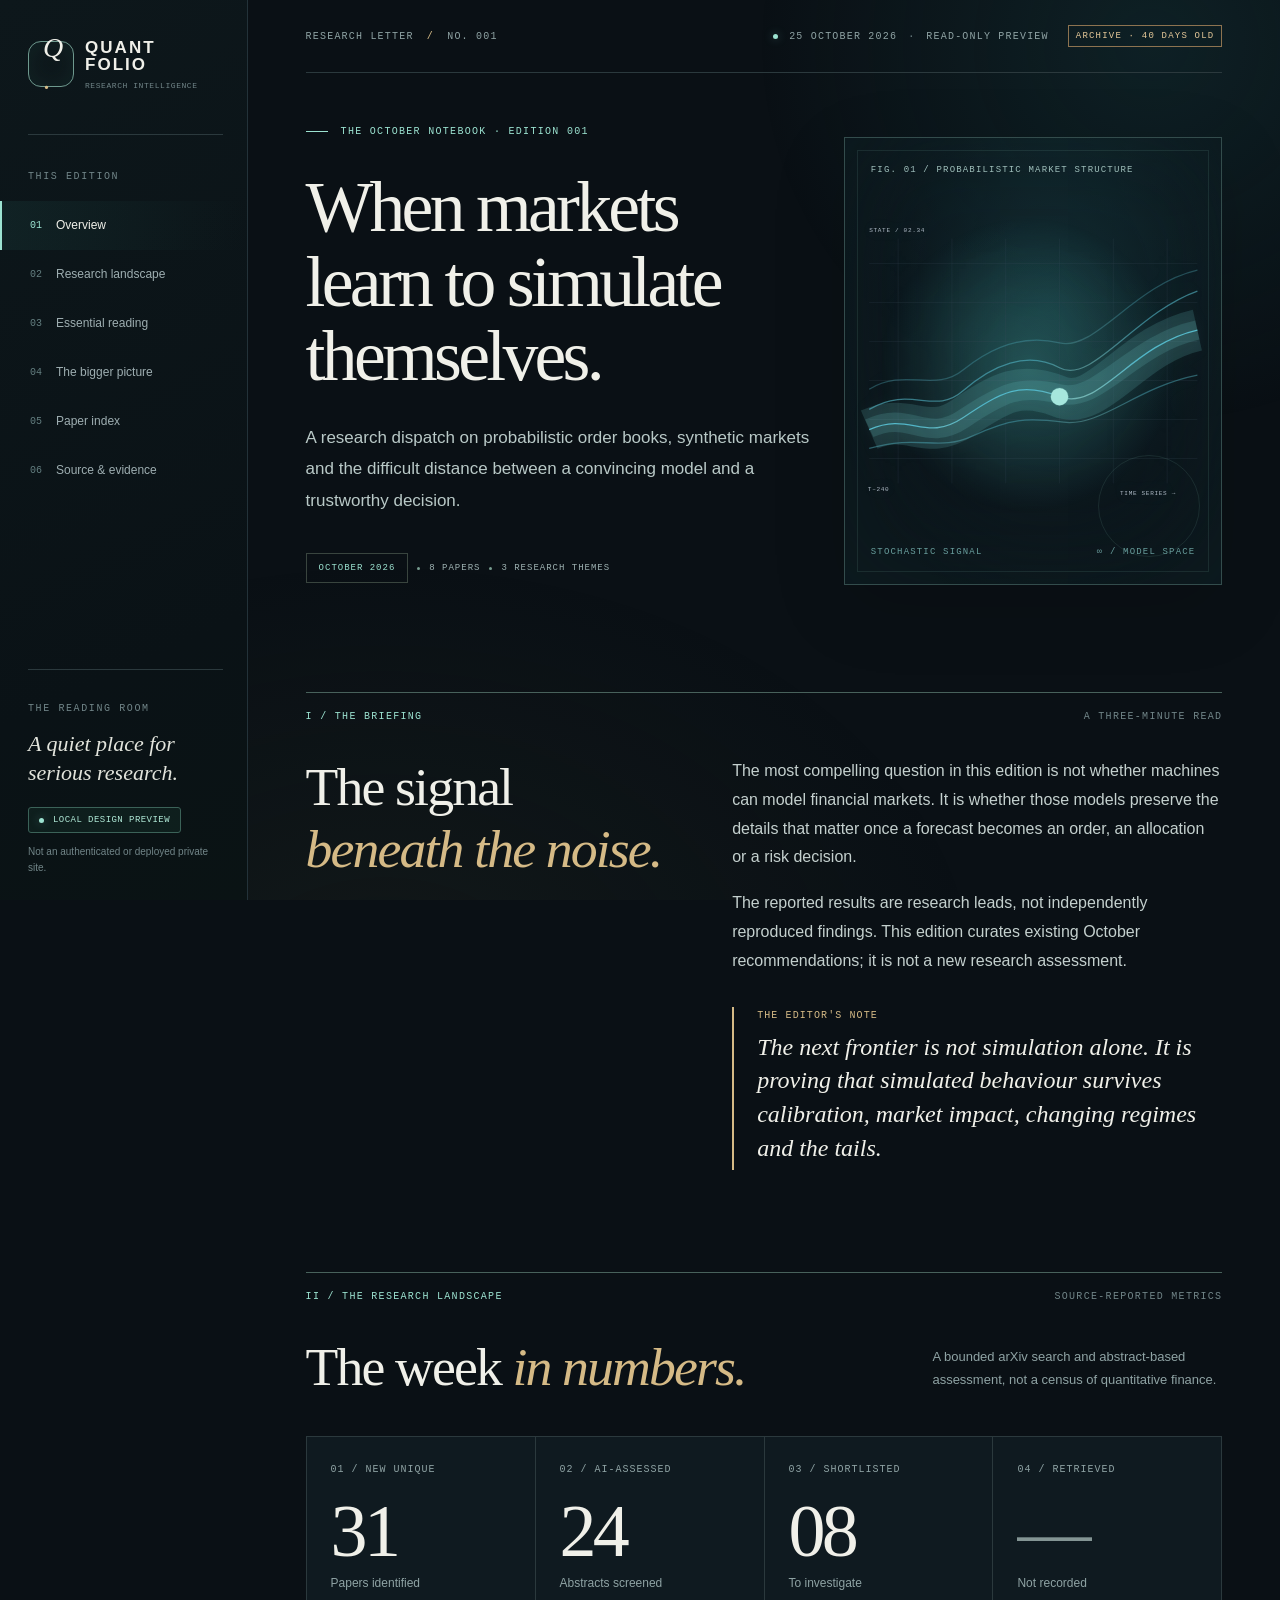
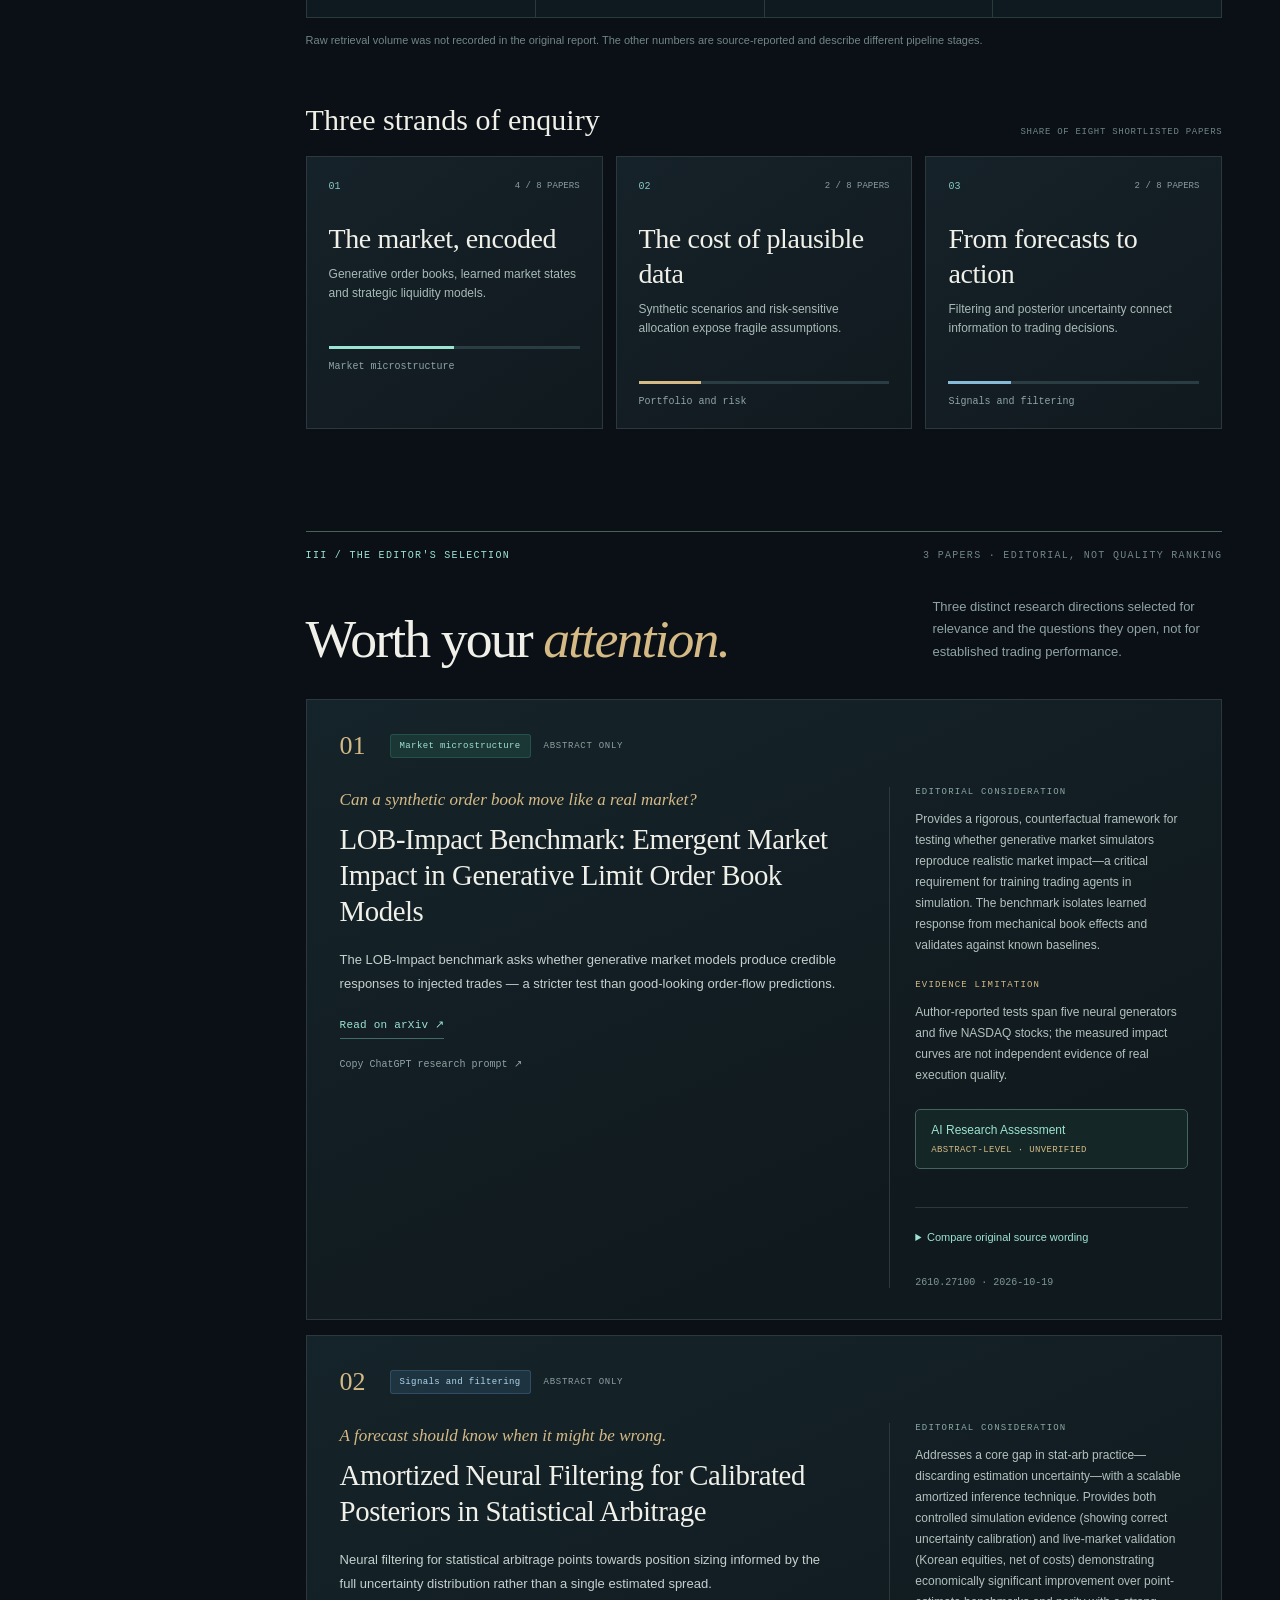
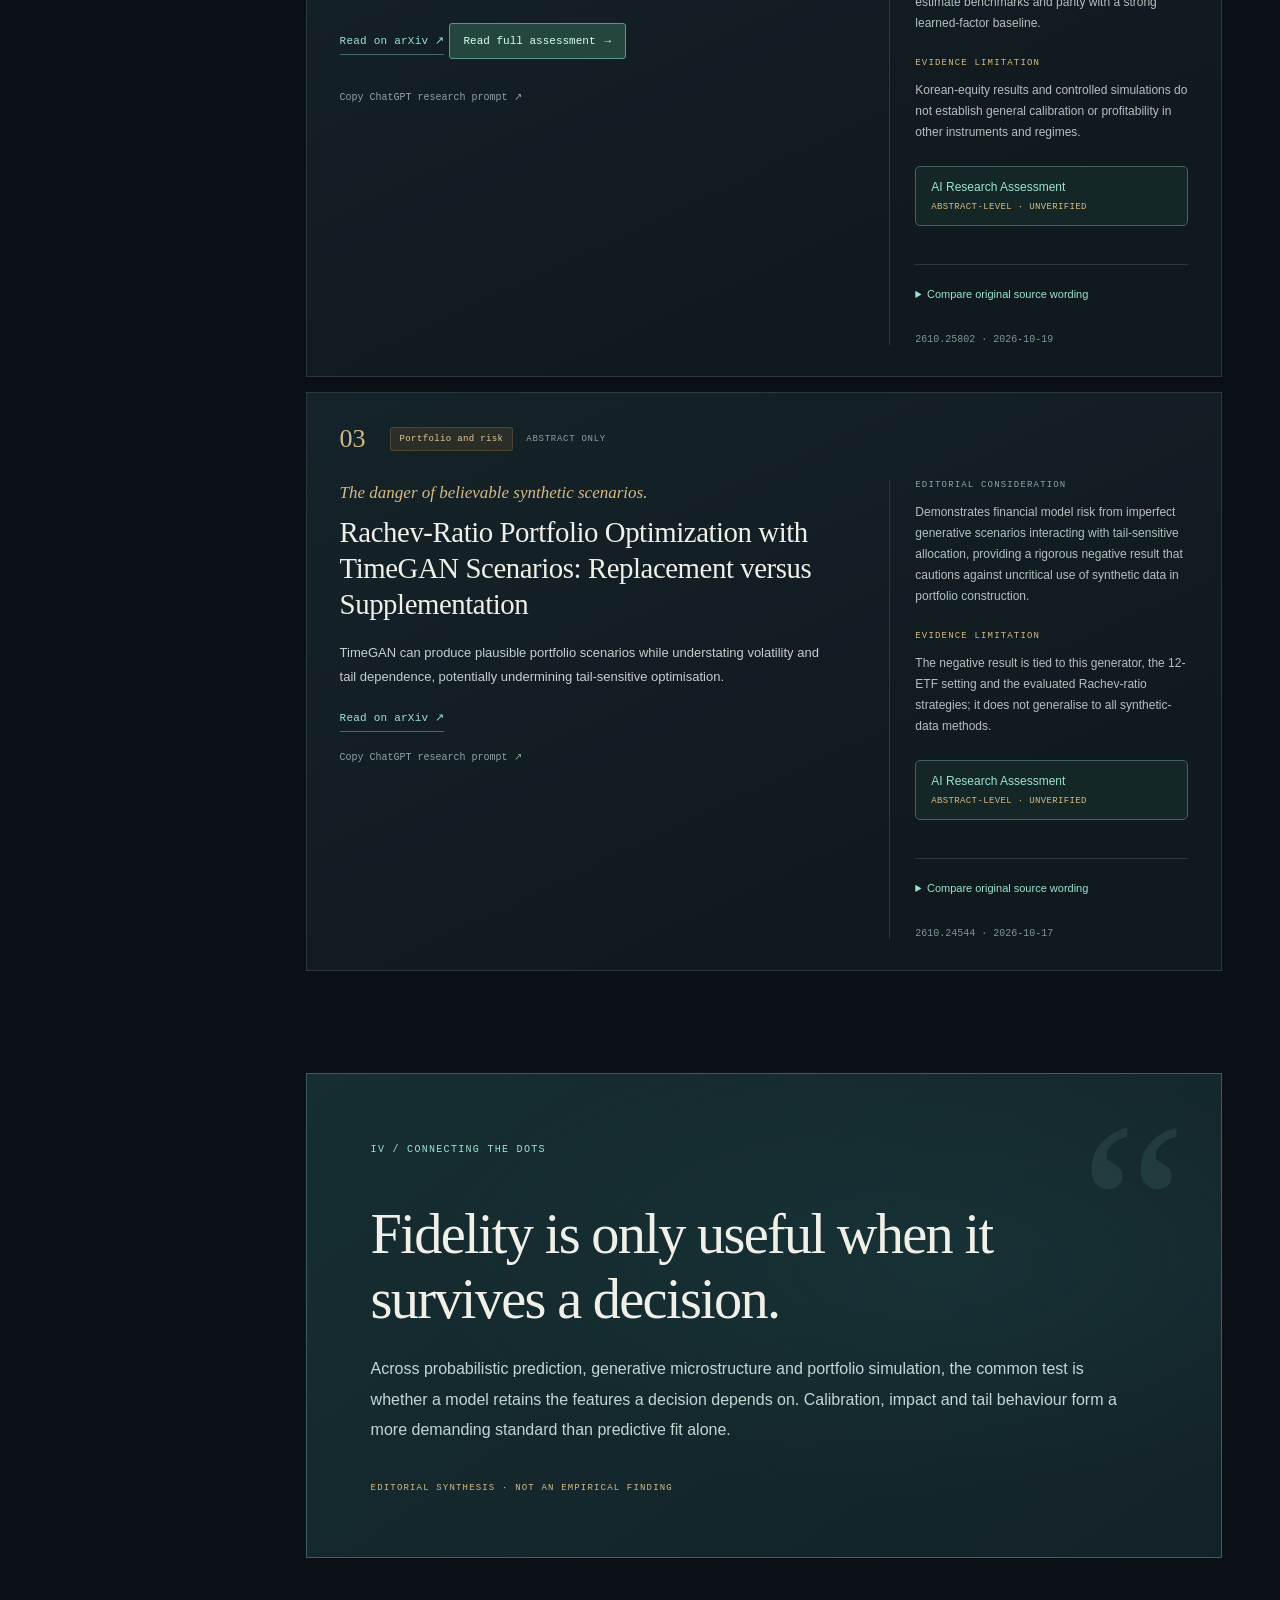
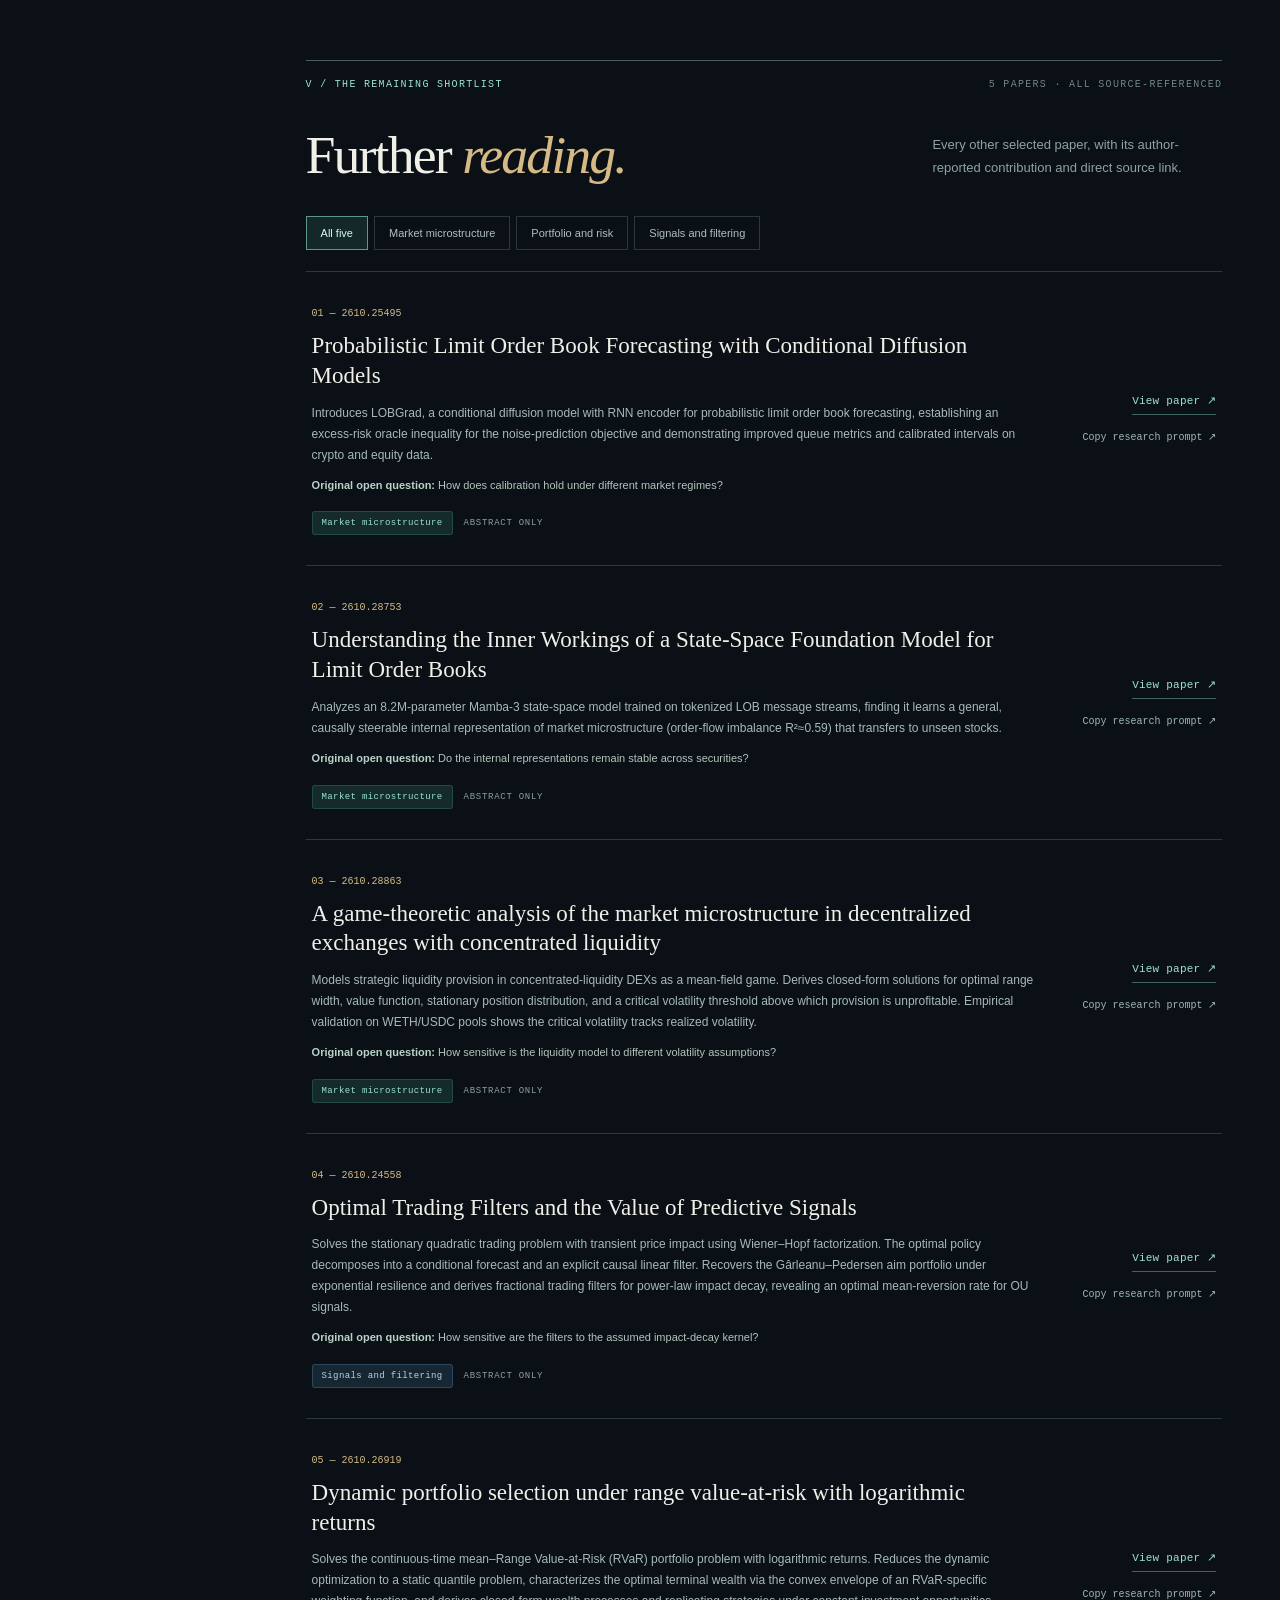
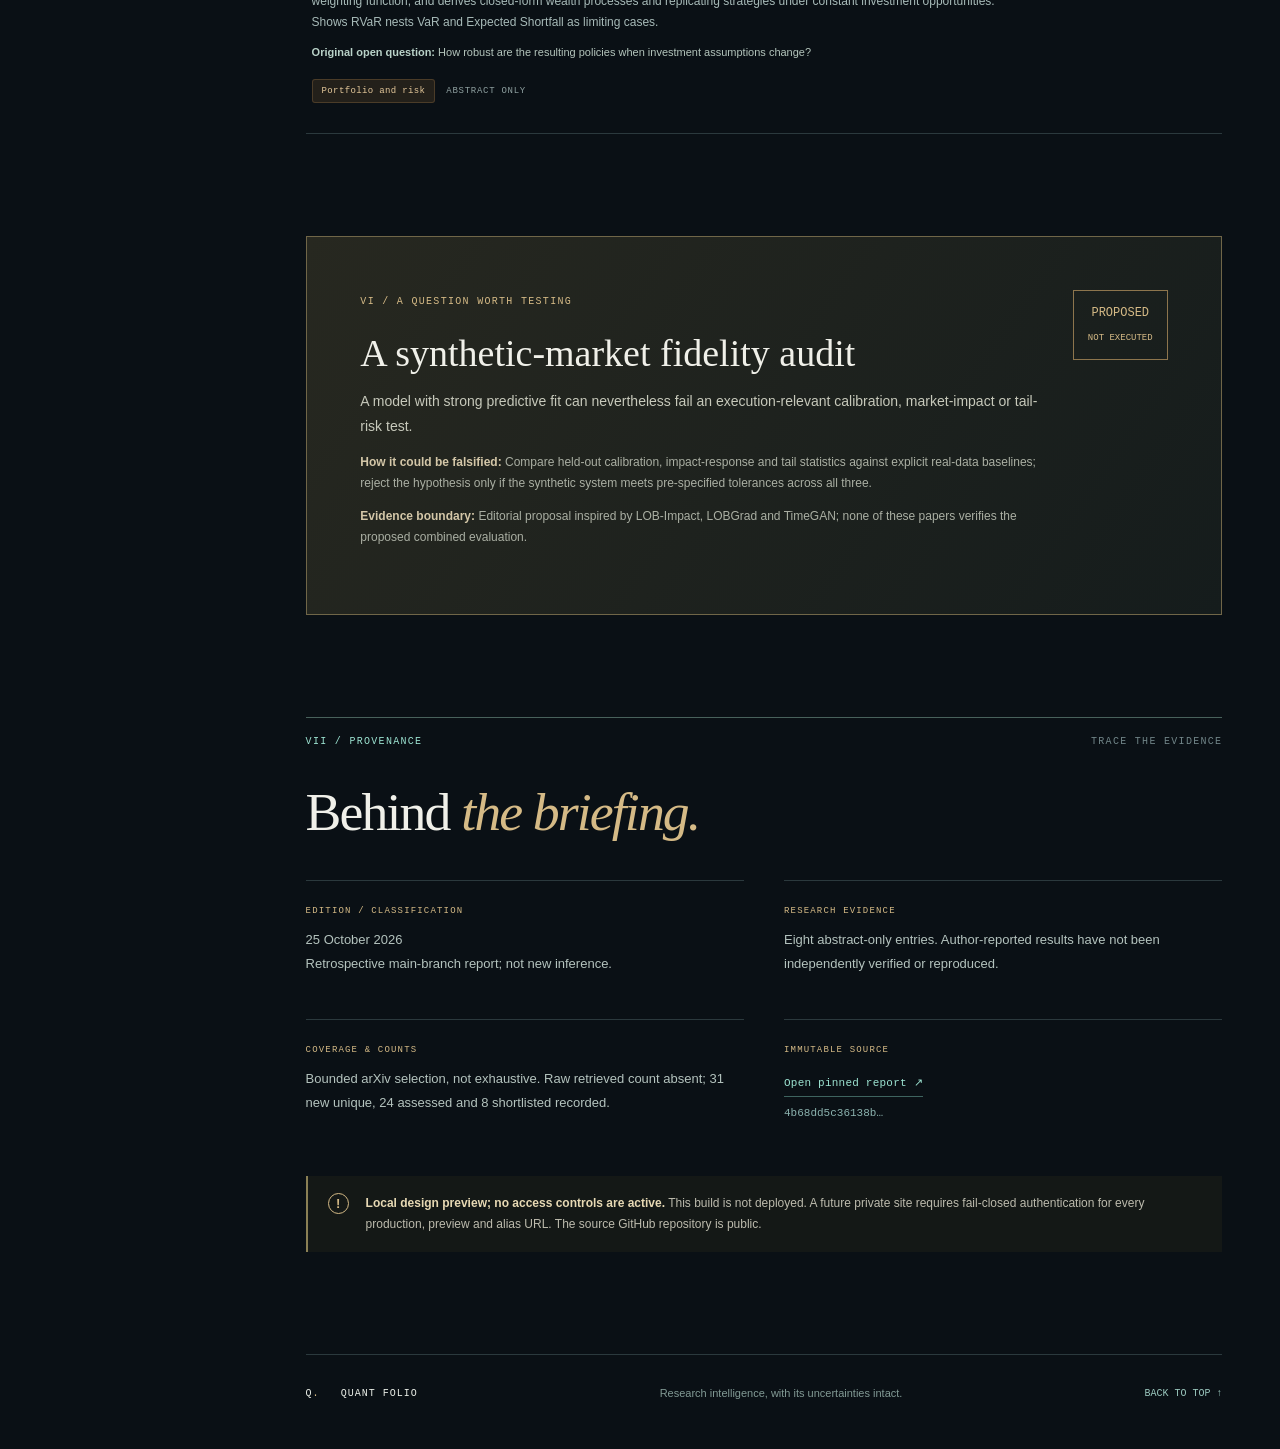
<file: journal/site/index.html>
<!doctype html>
<html lang="en-AU"><head><meta charset="utf-8">
<meta name="viewport" content="width=device-width, initial-scale=1">
<meta name="color-scheme" content="dark"><meta name="referrer" content="no-referrer">
<title>Quant Folio — The October Notebook · 25 October 2026</title>
<meta name="description" content="A research dispatch on probabilistic order books, synthetic markets and the difficult distance between a convincing model and a trustworthy decision.">
<link rel="stylesheet" href="./assets/styles.css">
<script src="./assets/app.js" defer></script></head>
<body data-edition="2026-10-25" data-report-url="https://github.com/8ft0-ai/quant-folio/blob/4b68dd5c36138bb49942f5078e0814bbb56c5a55/reports/2026-10-25.md">
<a href="#main-content" class="skip-link">Skip to the briefing</a>
<div id="reading-progress" role="progressbar" aria-label="Reading progress" aria-valuemin="0" aria-valuemax="100" aria-valuenow="0"></div>
<div class="app-layout">
<aside class="rail" aria-label="Journal navigation">
  <a href="#overview" class="brand" aria-label="Quant Folio, beginning of edition">
    <span class="brand-mark" aria-hidden="true">Q<span>.</span></span><span><strong>QUANT<br>FOLIO</strong><small>RESEARCH INTELLIGENCE</small></span>
  </a>
  <div class="rail-rule"></div><div class="rail-label">THIS EDITION</div>
  <div class="nav-scroll-shell">
  <nav class="rail-nav" aria-label="Sections (scrollable on narrow screens)" tabindex="0">
   <a class="active" href="#overview"><span>01</span> Overview</a>
   <a href="#landscape"><span>02</span> Research landscape</a>
   <a href="#priority"><span>03</span> Essential reading</a>
   <a href="#insight"><span>04</span> The bigger picture</a>
   <a href="#library"><span>05</span> Paper index</a>
   <a href="#sources"><span>06</span> Source &amp; evidence</a>
  </nav>
  <button class="nav-more" type="button" aria-label="Show more navigation sections" hidden>More <span aria-hidden="true">→</span></button>
  </div>
  <div class="rail-bottom"><span class="rail-bottom-kicker">THE READING ROOM</span>
    <p>A quiet place for serious research.</p>
    <div class="safety-pill"><span class="safety-dot"></span> LOCAL DESIGN PREVIEW</div>
    <small>Not an authenticated or deployed private site.</small>
  </div>
</aside>
<main class="main-content" id="main-content">
  <header class="topbar"><span>RESEARCH LETTER <span class="topbar-divider">/</span> NO. 001</span>
    <span class="topbar-right"><span class="dot"></span> 25 OCTOBER 2026 <span class="topbar-sep">·</span> READ-ONLY PREVIEW</span></header>

  <section class="hero section" id="overview" aria-labelledby="hero-heading">
    <div class="hero-copy">
      <span class="eyebrow"><span class="eyebrow-line"></span>THE OCTOBER NOTEBOOK · EDITION 001</span>
      <h1 id="hero-heading">When markets learn to simulate themselves.</h1>
      <p class="hero-standfirst">A research dispatch on probabilistic order books, synthetic markets and the difficult distance between a convincing model and a trustworthy decision.</p>
      <div class="hero-meta"><span class="hero-badge">OCTOBER 2026</span><span>8 PAPERS</span><span>3 RESEARCH THEMES</span></div>
    </div>
    <div class="hero-visual" aria-hidden="true">
      <div class="art-caption">FIG. 01 / PROBABILISTIC MARKET STRUCTURE</div>
      <svg class="hero-svg" viewBox="0 0 560 440" fill="none" preserveAspectRatio="xMidYMid meet">
      <defs><linearGradient id="linea" x1="0" x2="1" y1="0" y2="1"><stop stop-color="#8de4d7"/><stop offset=".55" stop-color="#50b5c8"/><stop offset="1" stop-color="#d9b474"/></linearGradient>
      <radialGradient id="glow"><stop stop-color="#55d3cb" stop-opacity=".23"/><stop offset="1" stop-color="#55d3cb" stop-opacity="0"/></radialGradient></defs>
      <circle cx="272" cy="226" r="220" fill="url(#glow)"/>
      <g stroke="#405263" stroke-opacity=".44" stroke-width=".65">
        <path d="M36 75H524M36 133H524M36 191H524M36 249H524M36 307H524M36 365H524"/>
        <path d="M79 38V402M159 38V402M239 38V402M319 38V402M399 38V402M479 38V402"/>
      </g>
      <g stroke="#6bbfc2" stroke-opacity=".18">
       <path d="M36 322C98 295 119 342 176 304S261 250 319 273 425 196 524 174" stroke-width="62"/>
       <path d="M36 320C98 291 119 344 176 306S261 254 319 269 425 196 524 174" stroke-width="29"/>
      </g>
      <g stroke="url(#linea)" stroke-width="1.9" stroke-linejoin="round">
       <path d="M36 322C98 295 119 342 176 304S261 250 319 273 425 196 524 174"/>
       <path d="M36 350C113 328 137 356 191 331S269 304 325 311 433 259 524 241" stroke-opacity=".44"/>
       <path d="M36 292C98 255 133 302 176 264S271 204 319 230 431 149 524 116" stroke-opacity=".6"/>
       <path d="M36 262C90 229 133 268 176 233S266 180 319 193 429 107 524 85" stroke-opacity=".32"/>
      </g>
      <g fill="#a6e7dd"><circle cx="319" cy="273" r="5"/><circle cx="319" cy="273" r="13" stroke="#91ded3" stroke-opacity=".27"/></g>
      <g fill="#b0bbc7" font-size="9" font-family="monospace" letter-spacing="1"><text x="36" y="28">STATE / 02.34</text><text x="409" y="420">TIME SERIES →</text><text x="34" y="414">T–240</text></g>
      </svg>
      <div class="art-footer"><span>STOCHASTIC SIGNAL</span><span>∞ / MODEL SPACE</span></div>
    </div>
  </section>

  <section class="snapshot section" aria-labelledby="snapshot-heading">
   <div class="section-top"><span class="section-num">I / THE BRIEFING</span><span class="section-top-right">A THREE-MINUTE READ</span></div>
   <div class="intro-grid"><div><h2 id="snapshot-heading" class="editorial-title">The signal<br><em>beneath the noise.</em></h2></div>
     <div class="intro-text"><p>The most compelling question in this edition is not whether machines can model financial markets. It is whether those models preserve the details that matter once a forecast becomes an order, an allocation or a risk decision.</p>
      <p>The reported results are research leads, not independently reproduced findings. This edition curates existing October recommendations; it is not a new research assessment.</p>
      <div class="intro-takeaway"><span>THE EDITOR'S NOTE</span><strong>The next frontier is not simulation alone. It is proving that simulated behaviour survives calibration, market impact, changing regimes and the tails.</strong></div>
     </div></div>
  </section>

  <section class="section" id="landscape" aria-labelledby="landscape-heading">
   <div class="section-top"><span class="section-num">II / THE RESEARCH LANDSCAPE</span><span class="section-top-right">SOURCE-REPORTED METRICS</span></div>
   <div class="section-heading"><h2 id="landscape-heading">The week <em>in numbers.</em></h2>
     <p>A bounded arXiv search and abstract-based assessment, not a census of quantitative finance.</p></div>
   <div class="metric-grid"><article class="metric"><span class="metric-kicker">01 / NEW UNIQUE</span><strong>31</strong><span class="metric-caption">Papers identified</span></article>
<article class="metric"><span class="metric-kicker">02 / AI-ASSESSED</span><strong>24</strong><span class="metric-caption">Abstracts screened</span></article>
<article class="metric"><span class="metric-kicker">03 / SHORTLISTED</span><strong>08</strong><span class="metric-caption">To investigate</span></article>
<article class="metric"><span class="metric-kicker">04 / RETRIEVED</span><strong>—</strong><span class="metric-caption">Not recorded</span></article></div>
   <div class="fineprint">Raw retrieval volume was not recorded in the original report. The other numbers are source-reported and describe different pipeline stages.</div>
   <div class="theme-heading"><h3>Three strands of enquiry</h3><span>SHARE OF EIGHT SHORTLISTED PAPERS</span></div>
   <div class="theme-grid"><article class="theme-card theme-0"><span class="theme-top"><span class="theme-index">01</span><span class="theme-count">4 / 8 PAPERS</span></span><h3>The market, encoded</h3><p>Generative order books, learned market states and strategic liquidity models.</p><div class="theme-meter"><span style="width:50.0%"></span></div><span class="theme-category">Market microstructure</span></article>
<article class="theme-card theme-1"><span class="theme-top"><span class="theme-index">02</span><span class="theme-count">2 / 8 PAPERS</span></span><h3>The cost of plausible data</h3><p>Synthetic scenarios and risk-sensitive allocation expose fragile assumptions.</p><div class="theme-meter"><span style="width:25.0%"></span></div><span class="theme-category">Portfolio and risk</span></article>
<article class="theme-card theme-2"><span class="theme-top"><span class="theme-index">03</span><span class="theme-count">2 / 8 PAPERS</span></span><h3>From forecasts to action</h3><p>Filtering and posterior uncertainty connect information to trading decisions.</p><div class="theme-meter"><span style="width:25.0%"></span></div><span class="theme-category">Signals and filtering</span></article></div>
  </section>

  <section class="section" id="priority" aria-labelledby="priority-heading">
   <div class="section-top"><span class="section-num">III / THE EDITOR'S SELECTION</span><span class="section-top-right">3 PAPERS · EDITORIAL, NOT QUALITY RANKING</span></div>
   <div class="section-heading"><h2 id="priority-heading">Worth your <em>attention.</em></h2>
    <p>Three distinct research directions selected for relevance and the questions they open, not for established trading performance.</p></div>
   <div class="features"><article class="feature-card" id="paper-2610.27100">
          <div class="feature-overline"><span class="feature-number">01</span>
          <span class="category-tag micro">Market microstructure</span>
          <span class="evidence-tag">ABSTRACT ONLY</span></div>
          <div class="feature-grid"><div class="feature-main">
             <p class="feature-question">Can a synthetic order book move like a real market?</p>
             <h3>LOB-Impact Benchmark: Emergent Market Impact in Generative Limit Order Book Models</h3>
             <p class="feature-summary">The LOB-Impact benchmark asks whether generative market models produce credible responses to injected trades — a stricter test than good-looking order-flow predictions.</p>
             <a href="https://arxiv.org/abs/2610.27100" class="text-link" target="_blank" rel="noopener noreferrer">Read on arXiv<span aria-hidden="true"> ↗</span></a>
             <button type="button" class="small-action feature-copy" data-copy-prompt data-id="2610.27100"
               data-title="LOB-Impact Benchmark: Emergent Market Impact in Generative Limit Order Book Models" data-url="https://arxiv.org/abs/2610.27100">Copy ChatGPT research prompt ↗</button>
          </div><aside class="feature-context"><span class="side-label">EDITORIAL CONSIDERATION</span>
             <p>Provides a rigorous, counterfactual framework for testing whether generative market simulators reproduce realistic market impact—a critical requirement for training trading agents in simulation. The benchmark isolates learned response from mechanical book effects and validates against known baselines.</p>
             <span class="side-label limit-label">EVIDENCE LIMITATION</span>
             <p>Author-reported tests span five neural generators and five NASDAQ stocks; the measured impact curves are not independent evidence of real execution quality.</p>
             <details class="research-analysis"><summary>AI Research Assessment<span>ABSTRACT-LEVEL · UNVERIFIED</span></summary><div class="analysis-body"><p class="analysis-warning">AI-assisted editorial interpretation of the pinned report, not independent paper review, experimental evidence or trading advice.</p><section class="analysis-part"><h4>Method</h4><p>The pinned report attributes to LOB-Impact a counterfactual benchmark that injects metaorders into five neural limit-order-book generators across five NASDAQ stocks and measures resulting impact exponents.</p></section><section class="analysis-part"><h4>Author-reported findings</h4><p>The report attributes to the authors exponents between 0.63 and 1.21 and the interpretation that market-impact behaviour emerges from next-token training. Neither the measurements nor the underlying paper were independently verified in this pilot.</p></section><section class="analysis-part"><h4>Potential research relevance</h4><p>An impact-response test is potentially more informative for simulator selection than matching marginal order-flow statistics. It could become a screening gate for market-simulation research, not a profitability signal.</p></section><section class="analysis-part"><h4>Paper-specific limitations</h4><p>The reported generator/stock sample is narrow; experimental intervention design, calibration to real execution and sensitivity to order size cannot be evaluated from the report summary. The quoted exponents are author-reported, not measured here.</p></section><section class="analysis-part"><h4>Proposed falsification — not executed</h4><p>On held-out securities, dates and order sizes, pre-register tolerances for empirical signed impact, temporary-versus-permanent response and uncertainty bands. Reject simulator fidelity if it misses those ranges or materially degrades outside the reported sample.</p></section><p class="analysis-source">SOURCE · pinned-report-abstract-summary-only · not independently checked · independent verification: none</p></div></details>
             <details class="source-record"><summary>Compare original source wording</summary>
               <p><strong>Author-reported finding:</strong> Introduces a benchmark (LOB-Impact) to evaluate generative limit order book models by measuring emergent market impact. The authors inject metaorders into five neural LOB generators across five NASDAQ stocks and estimate impact exponents (0.63–1.21), finding that impact emerges naturally from next-token prediction training.</p>
               <p><strong>Original open question:</strong> Does simulated market impact remain plausible across order sizes?</p>
             </details>
             <span class="paper-id">2610.27100 · 2026-10-19</span>
          </aside></div></article>
<article class="feature-card" id="paper-2610.25802">
          <div class="feature-overline"><span class="feature-number">02</span>
          <span class="category-tag signal">Signals and filtering</span>
          <span class="evidence-tag">ABSTRACT ONLY</span></div>
          <div class="feature-grid"><div class="feature-main">
             <p class="feature-question">A forecast should know when it might be wrong.</p>
             <h3>Amortized Neural Filtering for Calibrated Posteriors in Statistical Arbitrage</h3>
             <p class="feature-summary">Neural filtering for statistical arbitrage points towards position sizing informed by the full uncertainty distribution rather than a single estimated spread.</p>
             <a href="https://arxiv.org/abs/2610.25802" class="text-link" target="_blank" rel="noopener noreferrer">Read on arXiv<span aria-hidden="true"> ↗</span></a>
             <a href="./assessments/2610.25802.html" class="deep-full-link">Read full assessment <span aria-hidden="true">→</span></a>
             <button type="button" class="small-action feature-copy" data-copy-prompt data-id="2610.25802"
               data-title="Amortized Neural Filtering for Calibrated Posteriors in Statistical Arbitrage" data-url="https://arxiv.org/abs/2610.25802">Copy ChatGPT research prompt ↗</button>
          </div><aside class="feature-context"><span class="side-label">EDITORIAL CONSIDERATION</span>
             <p>Addresses a core gap in stat-arb practice—discarding estimation uncertainty—with a scalable amortized inference technique. Provides both controlled simulation evidence (showing correct uncertainty calibration) and live-market validation (Korean equities, net of costs) demonstrating economically significant improvement over point-estimate benchmarks and parity with a strong learned-factor baseline.</p>
             <span class="side-label limit-label">EVIDENCE LIMITATION</span>
             <p>Korean-equity results and controlled simulations do not establish general calibration or profitability in other instruments and regimes.</p>
             <details class="research-analysis"><summary>AI Research Assessment<span>ABSTRACT-LEVEL · UNVERIFIED</span></summary><div class="analysis-body"><p class="analysis-warning">AI-assisted editorial interpretation of the pinned report, not independent paper review, experimental evidence or trading advice.</p><section class="analysis-part"><h4>Method</h4><p>The pinned report describes a Neural Filter Estimator that amortises Bayesian filtering into a forward pass that produces a posterior distribution over latent statistical-arbitrage spread states.</p></section><section class="analysis-part"><h4>Author-reported findings</h4><p>The report attributes to the authors controlled calibration evidence and Korean-equity results relative to point estimates and an Attention Factor Model. These are unreplicated, source-reported outcomes rather than demonstrated transferable performance.</p></section><section class="analysis-part"><h4>Potential research relevance</h4><p>Posterior-aware decisions may offer an explicit way to study forecast uncertainty, risk limits and position sizing instead of depending on a single estimated state.</p></section><section class="analysis-part"><h4>Paper-specific limitations</h4><p>No independent posterior calibration checks, chronological leakage audit, baseline parity review or transaction-cost sensitivity analysis was performed. Korean-equity evidence alone does not establish out-of-market calibration or net profitability.</p></section><section class="analysis-part"><h4>Proposed falsification — not executed</h4><p>Compare NFE with a matched point estimator and a simple probabilistic filter on purged chronological splits. Pre-register coverage, PIT uniformity, CRPS, log score, cost-aware outcomes and regime breakdowns; reject the added complexity if calibration or performance is not robust.</p></section><p class="analysis-source">SOURCE · pinned-report-abstract-summary-only · not independently checked · independent verification: none</p></div></details>
             <details class="source-record"><summary>Compare original source wording</summary>
               <p><strong>Author-reported finding:</strong> Proposes a Neural Filter Estimator (NFE) that amortizes Bayesian filtering for statistical arbitrage, producing calibrated posteriors over latent spread states in a single forward pass. Empirically, on Korean equities the method halves to octuples the gap between forecast and realized returns of conventional point estimates, and position sizing from the posterior matches the Sharpe of an end-to-end Attention Factor Model without added risk.</p>
               <p><strong>Original open question:</strong> Does posterior calibration persist beyond the reported market setting?</p>
             </details>
             <span class="paper-id">2610.25802 · 2026-10-19</span>
          </aside></div></article>
<article class="feature-card" id="paper-2610.24544">
          <div class="feature-overline"><span class="feature-number">03</span>
          <span class="category-tag risk">Portfolio and risk</span>
          <span class="evidence-tag">ABSTRACT ONLY</span></div>
          <div class="feature-grid"><div class="feature-main">
             <p class="feature-question">The danger of believable synthetic scenarios.</p>
             <h3>Rachev-Ratio Portfolio Optimization with TimeGAN Scenarios: Replacement versus Supplementation</h3>
             <p class="feature-summary">TimeGAN can produce plausible portfolio scenarios while understating volatility and tail dependence, potentially undermining tail-sensitive optimisation.</p>
             <a href="https://arxiv.org/abs/2610.24544" class="text-link" target="_blank" rel="noopener noreferrer">Read on arXiv<span aria-hidden="true"> ↗</span></a>
             <button type="button" class="small-action feature-copy" data-copy-prompt data-id="2610.24544"
               data-title="Rachev-Ratio Portfolio Optimization with TimeGAN Scenarios: Replacement versus Supplementation" data-url="https://arxiv.org/abs/2610.24544">Copy ChatGPT research prompt ↗</button>
          </div><aside class="feature-context"><span class="side-label">EDITORIAL CONSIDERATION</span>
             <p>Demonstrates financial model risk from imperfect generative scenarios interacting with tail-sensitive allocation, providing a rigorous negative result that cautions against uncritical use of synthetic data in portfolio construction.</p>
             <span class="side-label limit-label">EVIDENCE LIMITATION</span>
             <p>The negative result is tied to this generator, the 12-ETF setting and the evaluated Rachev-ratio strategies; it does not generalise to all synthetic-data methods.</p>
             <details class="research-analysis"><summary>AI Research Assessment<span>ABSTRACT-LEVEL · UNVERIFIED</span></summary><div class="analysis-body"><p class="analysis-warning">AI-assisted editorial interpretation of the pinned report, not independent paper review, experimental evidence or trading advice.</p><section class="analysis-part"><h4>Method</h4><p>The pinned report describes Rachev-ratio portfolio optimisation using TimeGAN scenarios, comparing synthetic replacement and supplementation of historical return samples across twelve ETFs.</p></section><section class="analysis-part"><h4>Author-reported findings</h4><p>The report attributes to the authors underestimation of volatility and tail dependence in synthetic scenarios, without a causal performance improvement over historical resampling. The original empirical outputs were not inspected.</p></section><section class="analysis-part"><h4>Potential research relevance</h4><p>Tail-sensitive portfolio objectives can magnify shortcomings of synthetic data; this provides a useful candidate negative-control case before adding synthetic scenarios to risk research.</p></section><section class="analysis-part"><h4>Paper-specific limitations</h4><p>The abstract-level record does not expose the scenario-generation protocol, conditioning, effective sample size, uncertainty of tail estimates or alternative generators. No portfolio returns or tail-risk metrics were recomputed.</p></section><section class="analysis-part"><h4>Proposed falsification — not executed</h4><p>Using purged rolling windows, compare historical-only, synthetic-only and supplement scenarios on out-of-sample upper/lower tail dependence, exceedance calibration, turnover and drawdown. Reject supplementation if tail-risk estimation or stability worsens.</p></section><p class="analysis-source">SOURCE · pinned-report-abstract-summary-only · not independently checked · independent verification: none</p></div></details>
             <details class="source-record"><summary>Compare original source wording</summary>
               <p><strong>Author-reported finding:</strong> Evaluates TimeGAN-generated scenarios for Rachev-ratio portfolio optimization across 12 ETFs, finding synthetic scenarios understate volatility and tail dependence, with no causal performance improvement over historical resampling despite higher average returns in some hybrid configurations.</p>
               <p><strong>Original open question:</strong> How sensitive are the results to synthetic-scenario tail dependence?</p>
             </details>
             <span class="paper-id">2610.24544 · 2026-10-17</span>
          </aside></div></article></div>
  </section>

  <section class="section" id="insight" aria-labelledby="insight-heading">
    <div class="insight-block"><span class="insight-kicker">IV / CONNECTING THE DOTS</span>
     <span class="insight-quote" aria-hidden="true">“</span>
     <h2 id="insight-heading">Fidelity is only useful when it survives a decision.</h2>
     <p>Across probabilistic prediction, generative microstructure and portfolio simulation, the common test is whether a model retains the features a decision depends on. Calibration, impact and tail behaviour form a more demanding standard than predictive fit alone.</p>
     <span class="insight-label">EDITORIAL SYNTHESIS · NOT AN EMPIRICAL FINDING</span>
    </div>
  </section>

  <section class="section" id="library" aria-labelledby="library-heading">
   <div class="section-top"><span class="section-num">V / THE REMAINING SHORTLIST</span><span class="section-top-right">5 PAPERS · ALL SOURCE-REFERENCED</span></div>
   <div class="section-heading"><h2 id="library-heading">Further <em>reading.</em></h2>
     <p>Every other selected paper, with its author-reported contribution and direct source link.</p></div>
   <div class="library-tools" aria-label="Filter remaining papers"><button class="filter-button active" type="button" data-filter="all" aria-pressed="true">All five</button>
<button class="filter-button" type="button" data-filter="micro" aria-pressed="false">Market microstructure</button>
<button class="filter-button" type="button" data-filter="risk" aria-pressed="false">Portfolio and risk</button>
<button class="filter-button" type="button" data-filter="signal" aria-pressed="false">Signals and filtering</button></div>
   <div class="paper-list" id="paper-list"><article class="paper-row" data-category="micro" id="paper-2610.25495">
          <div class="paper-row-main"><span class="paper-row-index">01 — 2610.25495</span>
            <h3>Probabilistic Limit Order Book Forecasting with Conditional Diffusion Models</h3>
            <p>Introduces LOBGrad, a conditional diffusion model with RNN encoder for probabilistic limit order book forecasting, establishing an excess-risk oracle inequality for the noise-prediction objective and demonstrating improved queue metrics and calibrated intervals on crypto and equity data.</p>
            <p class="source-question"><strong>Original open question:</strong> How does calibration hold under different market regimes?</p>
            <div class="paper-row-footer"><span class="category-tag micro">Market microstructure</span>
              <span class="evidence-tag">ABSTRACT ONLY</span></div>
          </div><div class="paper-row-actions">
            <a href="https://arxiv.org/abs/2610.25495" class="text-link" target="_blank" rel="noopener noreferrer">View paper<span aria-hidden="true"> ↗</span></a>
            <button type="button" class="small-action" data-copy-prompt data-id="2610.25495"
              data-title="Probabilistic Limit Order Book Forecasting with Conditional Diffusion Models" data-url="https://arxiv.org/abs/2610.25495" aria-label="Copy research prompt for Probabilistic Limit Order Book Forecasting with Conditional Diffusion Models">
              Copy research prompt <span aria-hidden="true">↗</span></button>
          </div></article>
<article class="paper-row" data-category="micro" id="paper-2610.28753">
          <div class="paper-row-main"><span class="paper-row-index">02 — 2610.28753</span>
            <h3>Understanding the Inner Workings of a State-Space Foundation Model for Limit Order Books</h3>
            <p>Analyzes an 8.2M-parameter Mamba-3 state-space model trained on tokenized LOB message streams, finding it learns a general, causally steerable internal representation of market microstructure (order-flow imbalance R²≈0.59) that transfers to unseen stocks.</p>
            <p class="source-question"><strong>Original open question:</strong> Do the internal representations remain stable across securities?</p>
            <div class="paper-row-footer"><span class="category-tag micro">Market microstructure</span>
              <span class="evidence-tag">ABSTRACT ONLY</span></div>
          </div><div class="paper-row-actions">
            <a href="https://arxiv.org/abs/2610.28753" class="text-link" target="_blank" rel="noopener noreferrer">View paper<span aria-hidden="true"> ↗</span></a>
            <button type="button" class="small-action" data-copy-prompt data-id="2610.28753"
              data-title="Understanding the Inner Workings of a State-Space Foundation Model for Limit Order Books" data-url="https://arxiv.org/abs/2610.28753" aria-label="Copy research prompt for Understanding the Inner Workings of a State-Space Foundation Model for Limit Order Books">
              Copy research prompt <span aria-hidden="true">↗</span></button>
          </div></article>
<article class="paper-row" data-category="micro" id="paper-2610.28863">
          <div class="paper-row-main"><span class="paper-row-index">03 — 2610.28863</span>
            <h3>A game-theoretic analysis of the market microstructure in decentralized exchanges with concentrated liquidity</h3>
            <p>Models strategic liquidity provision in concentrated-liquidity DEXs as a mean-field game. Derives closed-form solutions for optimal range width, value function, stationary position distribution, and a critical volatility threshold above which provision is unprofitable. Empirical validation on WETH/USDC pools shows the critical volatility tracks realized volatility.</p>
            <p class="source-question"><strong>Original open question:</strong> How sensitive is the liquidity model to different volatility assumptions?</p>
            <div class="paper-row-footer"><span class="category-tag micro">Market microstructure</span>
              <span class="evidence-tag">ABSTRACT ONLY</span></div>
          </div><div class="paper-row-actions">
            <a href="https://arxiv.org/abs/2610.28863" class="text-link" target="_blank" rel="noopener noreferrer">View paper<span aria-hidden="true"> ↗</span></a>
            <button type="button" class="small-action" data-copy-prompt data-id="2610.28863"
              data-title="A game-theoretic analysis of the market microstructure in decentralized exchanges with concentrated liquidity" data-url="https://arxiv.org/abs/2610.28863" aria-label="Copy research prompt for A game-theoretic analysis of the market microstructure in decentralized exchanges with concentrated liquidity">
              Copy research prompt <span aria-hidden="true">↗</span></button>
          </div></article>
<article class="paper-row" data-category="signal" id="paper-2610.24558">
          <div class="paper-row-main"><span class="paper-row-index">04 — 2610.24558</span>
            <h3>Optimal Trading Filters and the Value of Predictive Signals</h3>
            <p>Solves the stationary quadratic trading problem with transient price impact using Wiener–Hopf factorization. The optimal policy decomposes into a conditional forecast and an explicit causal linear filter. Recovers the Gârleanu–Pedersen aim portfolio under exponential resilience and derives fractional trading filters for power-law impact decay, revealing an optimal mean-reversion rate for OU signals.</p>
            <p class="source-question"><strong>Original open question:</strong> How sensitive are the filters to the assumed impact-decay kernel?</p>
            <div class="paper-row-footer"><span class="category-tag signal">Signals and filtering</span>
              <span class="evidence-tag">ABSTRACT ONLY</span></div>
          </div><div class="paper-row-actions">
            <a href="https://arxiv.org/abs/2610.24558" class="text-link" target="_blank" rel="noopener noreferrer">View paper<span aria-hidden="true"> ↗</span></a>
            <button type="button" class="small-action" data-copy-prompt data-id="2610.24558"
              data-title="Optimal Trading Filters and the Value of Predictive Signals" data-url="https://arxiv.org/abs/2610.24558" aria-label="Copy research prompt for Optimal Trading Filters and the Value of Predictive Signals">
              Copy research prompt <span aria-hidden="true">↗</span></button>
          </div></article>
<article class="paper-row" data-category="risk" id="paper-2610.26919">
          <div class="paper-row-main"><span class="paper-row-index">05 — 2610.26919</span>
            <h3>Dynamic portfolio selection under range value-at-risk with logarithmic returns</h3>
            <p>Solves the continuous-time mean–Range Value-at-Risk (RVaR) portfolio problem with logarithmic returns. Reduces the dynamic optimization to a static quantile problem, characterizes the optimal terminal wealth via the convex envelope of an RVaR-specific weighting function, and derives closed-form wealth processes and replicating strategies under constant investment opportunities. Shows RVaR nests VaR and Expected Shortfall as limiting cases.</p>
            <p class="source-question"><strong>Original open question:</strong> How robust are the resulting policies when investment assumptions change?</p>
            <div class="paper-row-footer"><span class="category-tag risk">Portfolio and risk</span>
              <span class="evidence-tag">ABSTRACT ONLY</span></div>
          </div><div class="paper-row-actions">
            <a href="https://arxiv.org/abs/2610.26919" class="text-link" target="_blank" rel="noopener noreferrer">View paper<span aria-hidden="true"> ↗</span></a>
            <button type="button" class="small-action" data-copy-prompt data-id="2610.26919"
              data-title="Dynamic portfolio selection under range value-at-risk with logarithmic returns" data-url="https://arxiv.org/abs/2610.26919" aria-label="Copy research prompt for Dynamic portfolio selection under range value-at-risk with logarithmic returns">
              Copy research prompt <span aria-hidden="true">↗</span></button>
          </div></article></div>
   <p id="empty-filter" class="empty-state" hidden>No papers in this category among the remaining shortlist.</p>
  </section>

  <section class="section" id="proposal" aria-labelledby="proposal-heading">
   <div class="proposal-card"><div><span class="proposal-kicker">VI / A QUESTION WORTH TESTING</span>
    <h2 id="proposal-heading">A synthetic-market fidelity audit</h2>
    <p>A model with strong predictive fit can nevertheless fail an execution-relevant calibration, market-impact or tail-risk test.</p>
    <p class="proposal-detail"><strong>How it could be falsified:</strong> Compare held-out calibration, impact-response and tail statistics against explicit real-data baselines; reject the hypothesis only if the synthetic system meets pre-specified tolerances across all three.</p>
    <p class="proposal-detail"><strong>Evidence boundary:</strong> Editorial proposal inspired by LOB-Impact, LOBGrad and TimeGAN; none of these papers verifies the proposed combined evaluation.</p></div>
    <div class="proposal-stamp">PROPOSED<br><span>NOT EXECUTED</span></div></div>
  </section>

  <section class="section sources" id="sources" aria-labelledby="sources-heading">
   <div class="section-top"><span class="section-num">VII / PROVENANCE</span><span class="section-top-right">TRACE THE EVIDENCE</span></div>
   <div class="section-heading"><h2 id="sources-heading">Behind <em>the briefing.</em></h2></div>
   <div class="source-grid"><div><span class="source-label">EDITION / CLASSIFICATION</span><p>25 October 2026<br>Retrospective main-branch report; not new inference.</p></div>
   <div><span class="source-label">RESEARCH EVIDENCE</span><p>Eight abstract-only entries. Author-reported results have not been independently verified or reproduced.</p></div>
   <div><span class="source-label">COVERAGE &amp; COUNTS</span><p>Bounded arXiv selection, not exhaustive. Raw retrieved count absent; 31 new unique, 24 assessed and 8 shortlisted recorded.</p></div>
   <div><span class="source-label">IMMUTABLE SOURCE</span><p><a href="https://github.com/8ft0-ai/quant-folio/blob/4b68dd5c36138bb49942f5078e0814bbb56c5a55/reports/2026-10-25.md" class="text-link" target="_blank" rel="noopener noreferrer">Open pinned report<span aria-hidden="true"> ↗</span></a><br><code>4b68dd5c36138b…</code></p></div></div>
   <div class="access-warning"><span class="warning-symbol">!</span><p><strong>Local design preview; no access controls are active.</strong> This build is not deployed. A future private site requires fail-closed authentication for every production, preview and alias URL. The source GitHub repository is public.</p></div>
  </section>
  <footer><span class="footer-brand">Q<span>.</span> &nbsp; QUANT FOLIO</span>
   <span>Research intelligence, with its uncertainties intact.</span><a href="#overview">BACK TO TOP ↑</a></footer>
</main></div>
<div class="toast" id="toast" role="status" aria-live="polite"></div>
<dialog id="prompt-dialog" class="prompt-dialog" aria-labelledby="prompt-dialog-heading">
 <h2 id="prompt-dialog-heading">Continue in ChatGPT</h2>
 <p>Copy this source-qualified research prompt into a ChatGPT conversation.</p>
 <textarea id="prompt-text" readonly rows="10" aria-label="Copyable research prompt"></textarea>
 <form method="dialog"><button type="submit">Close</button></form>
</dialog>
</body></html>
</file>
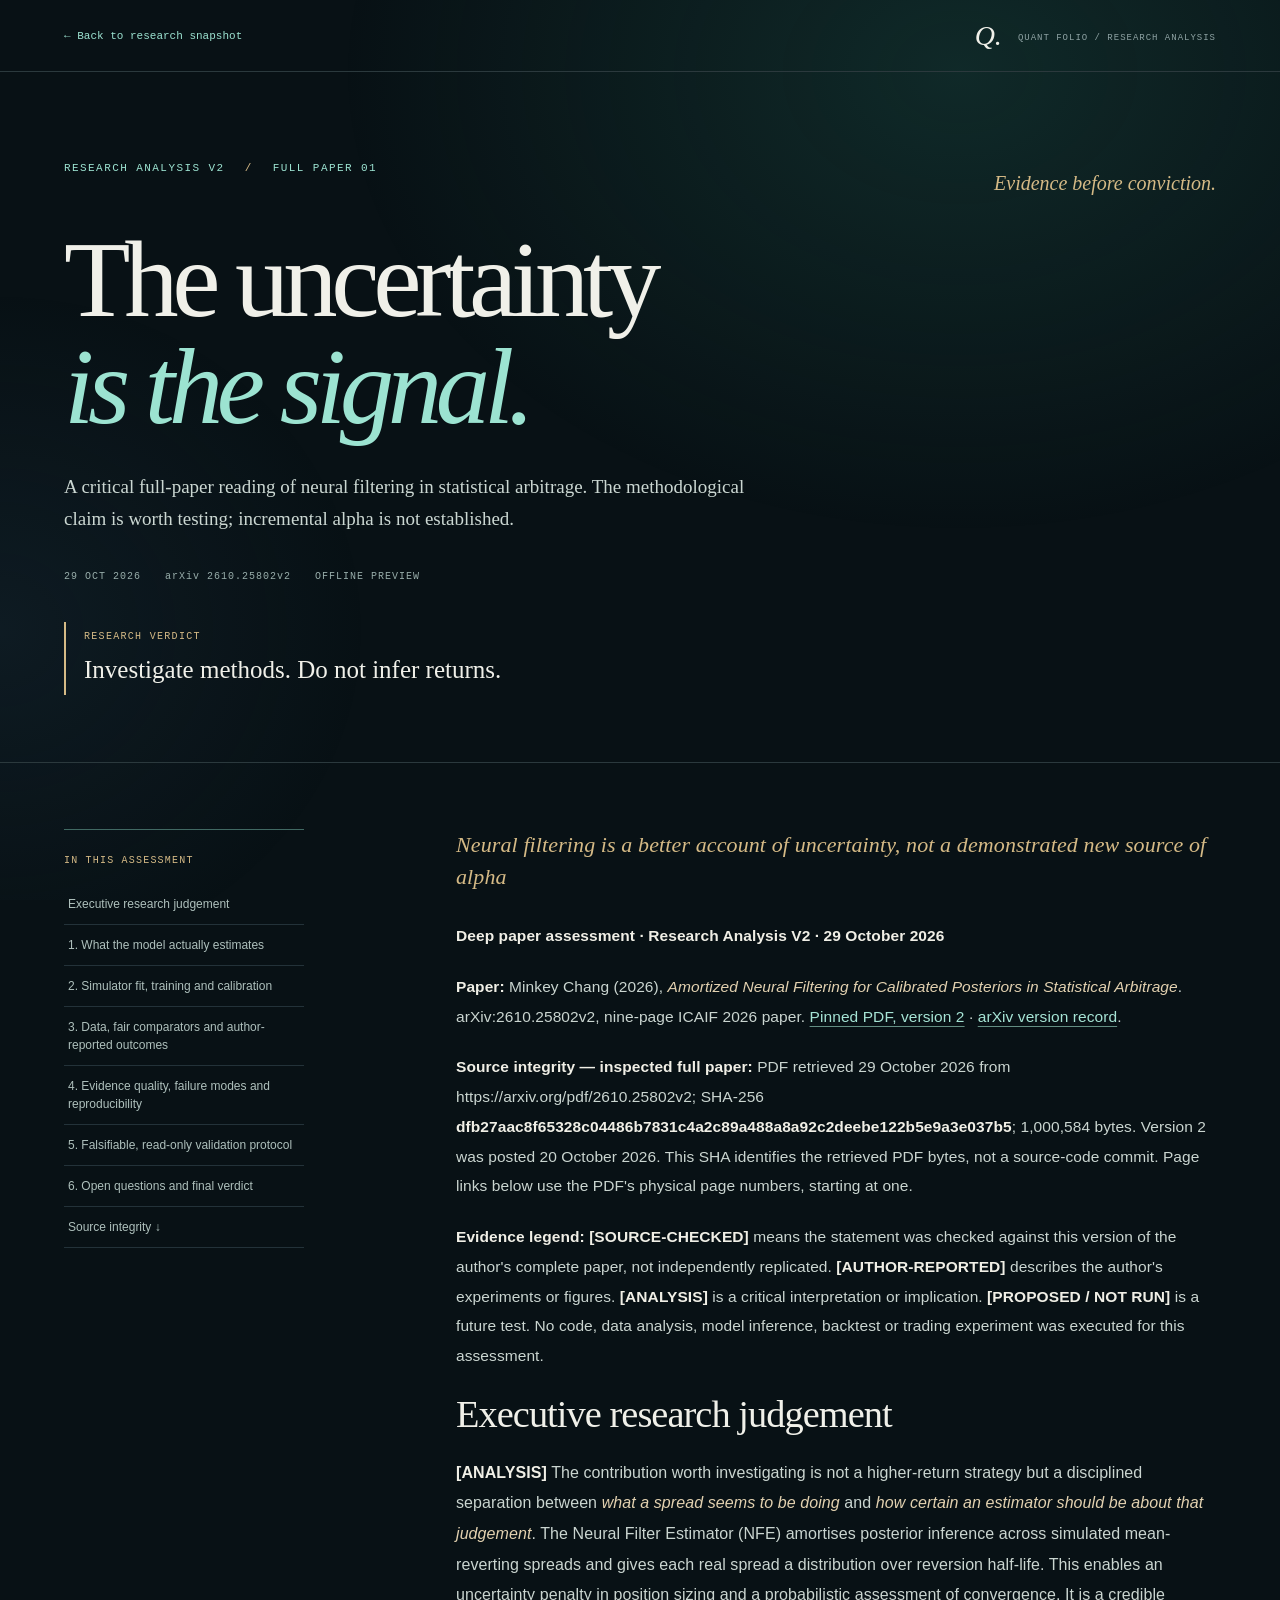
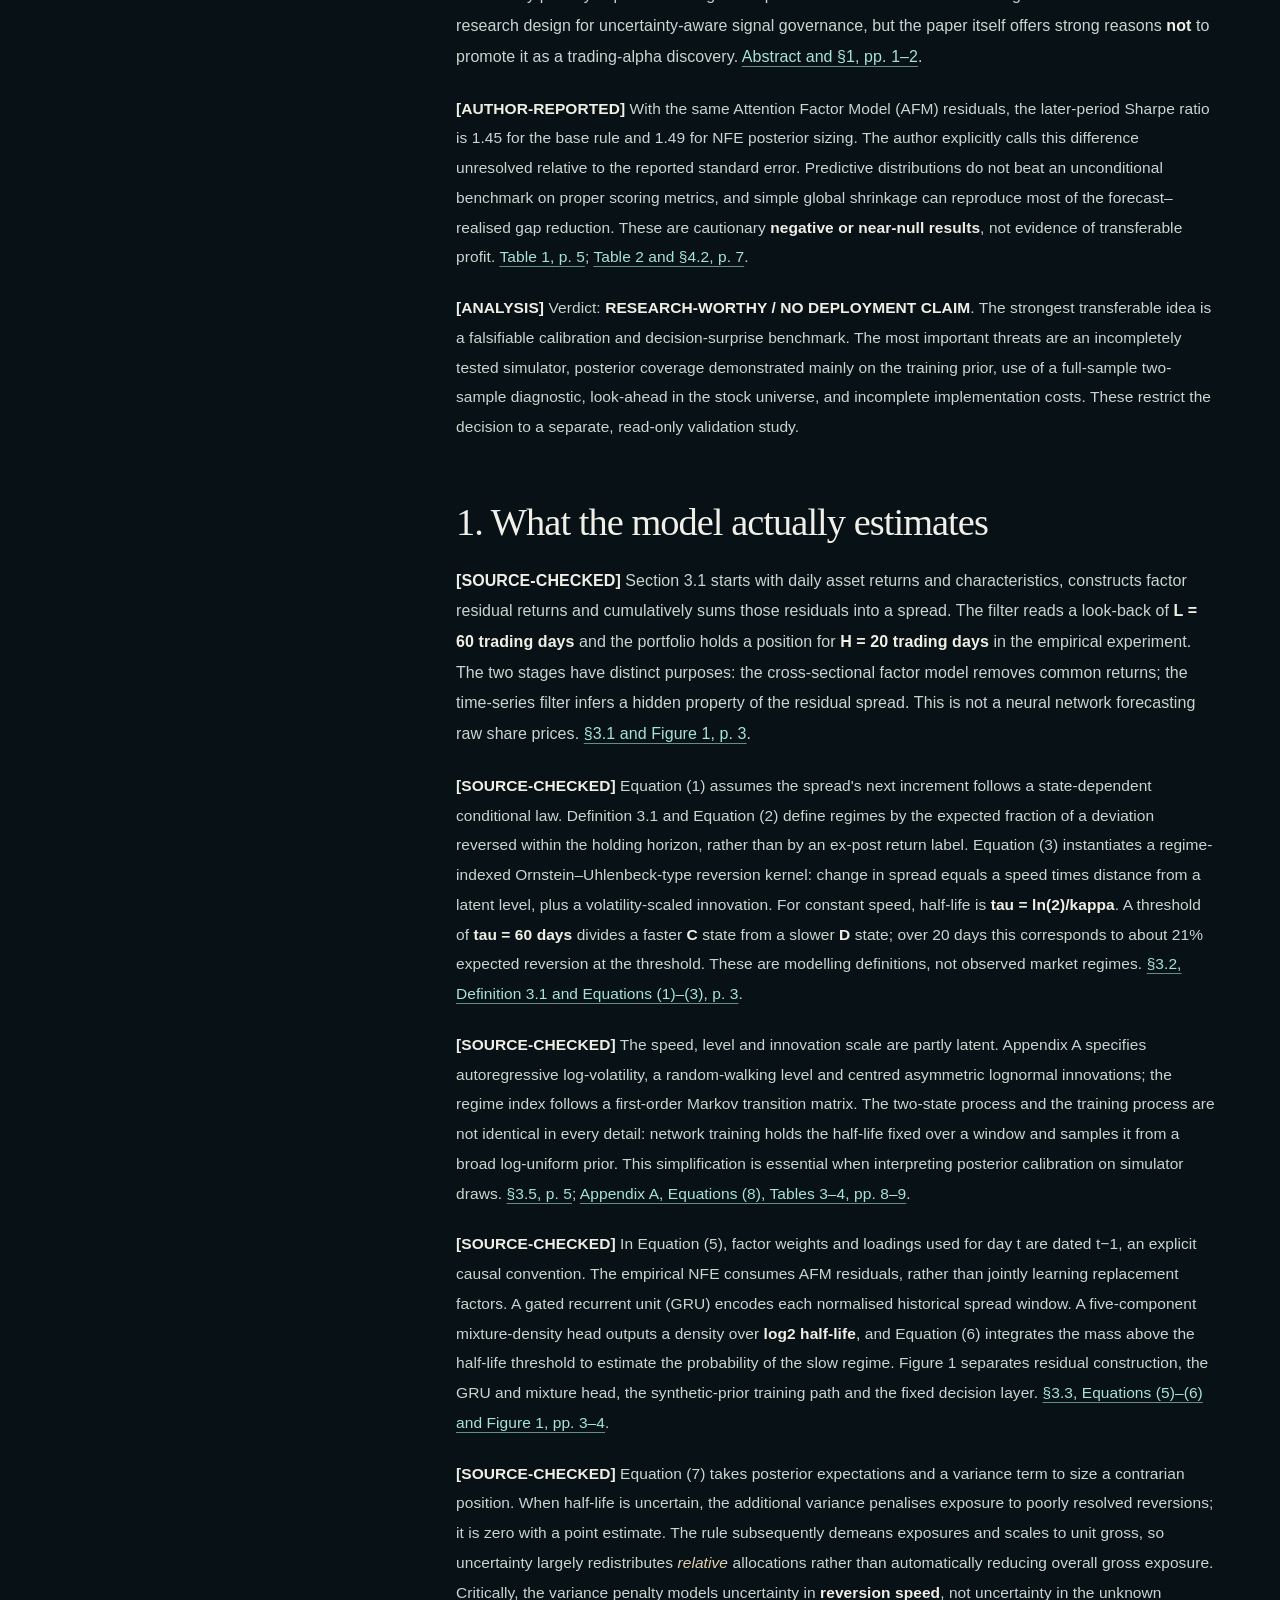
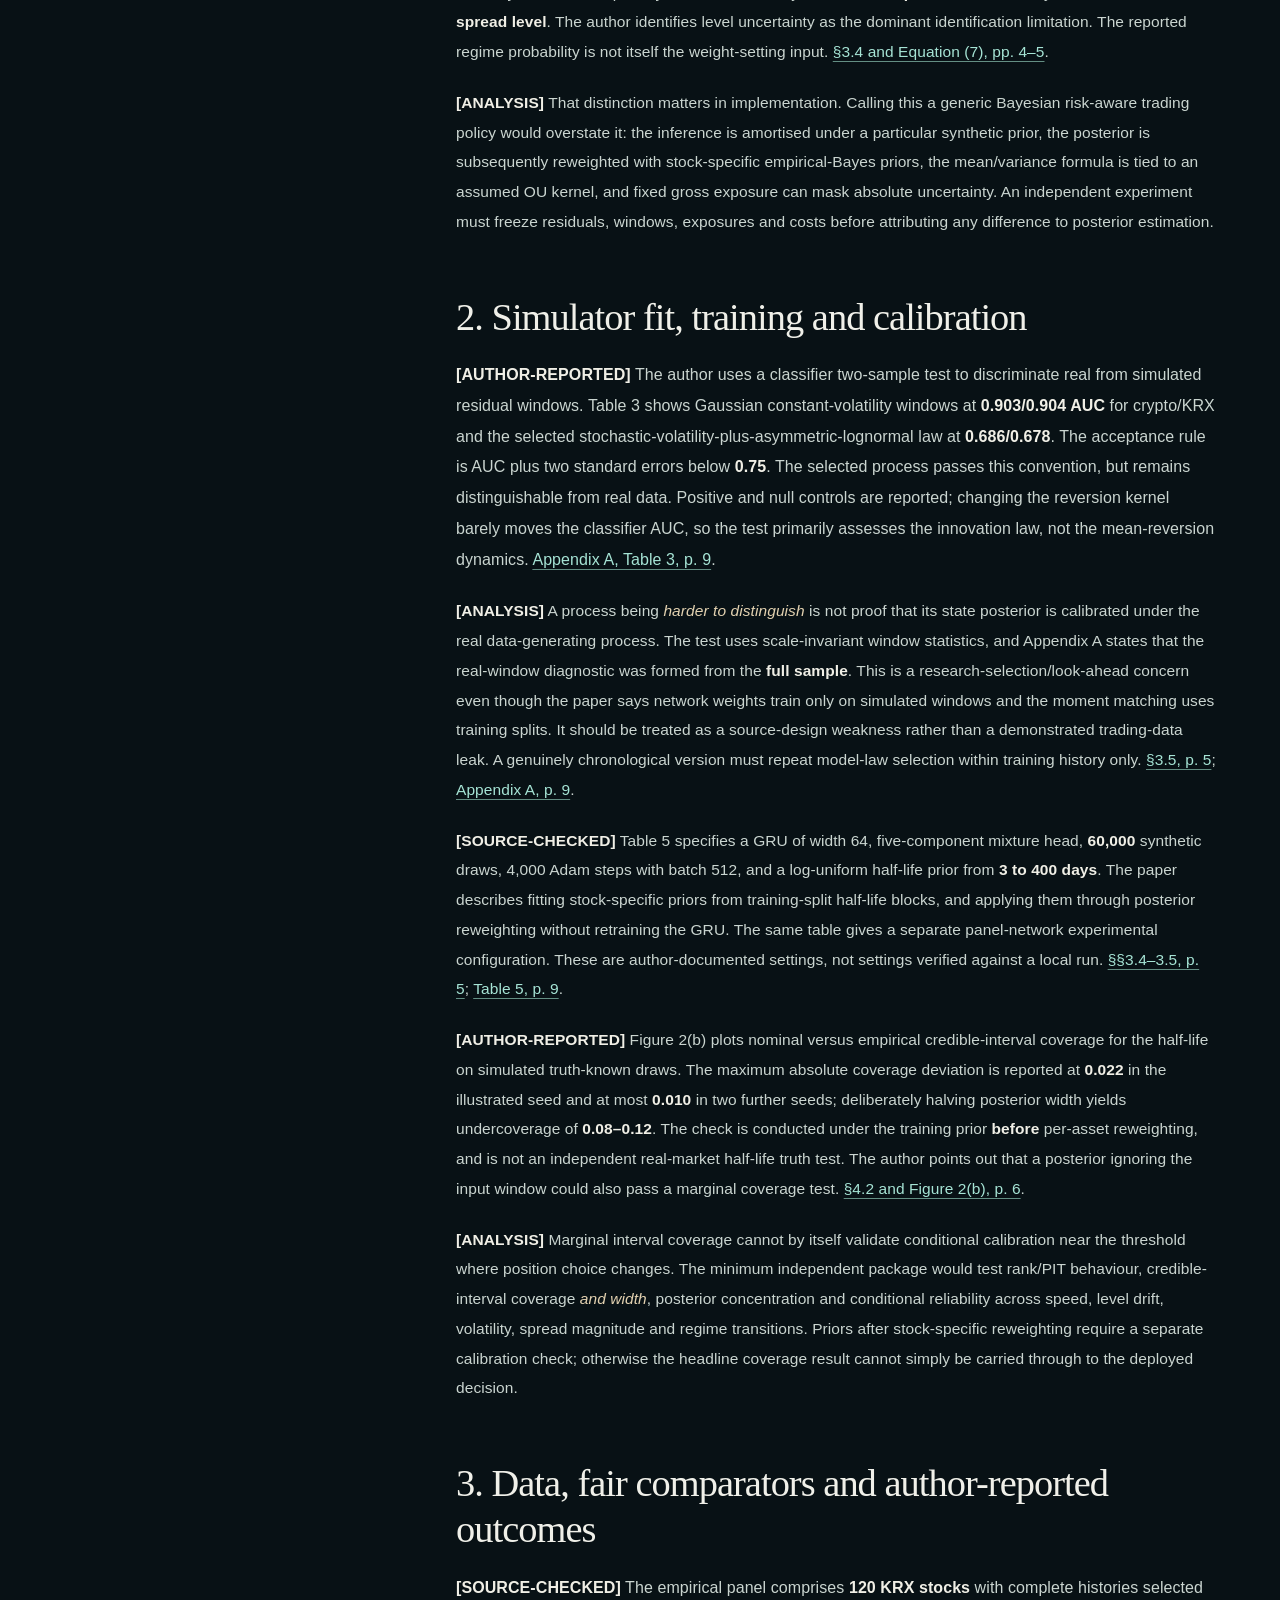
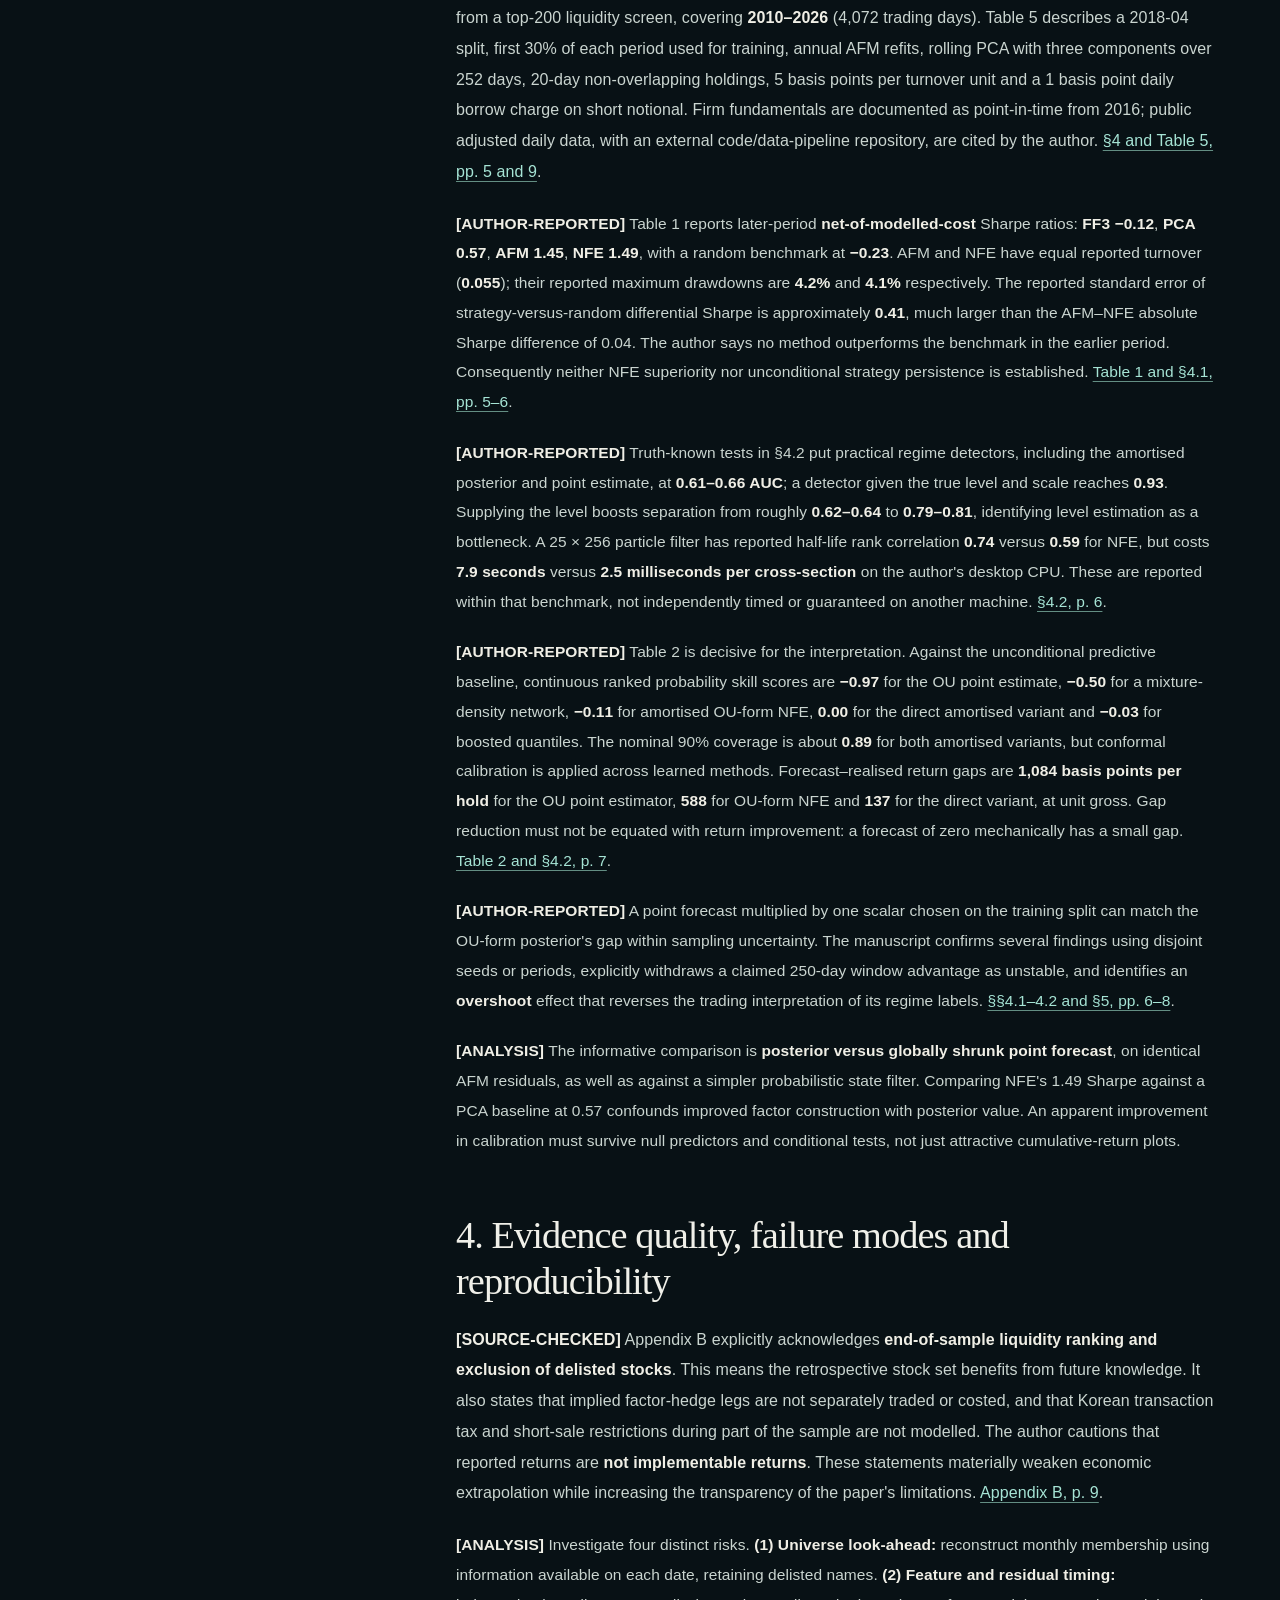
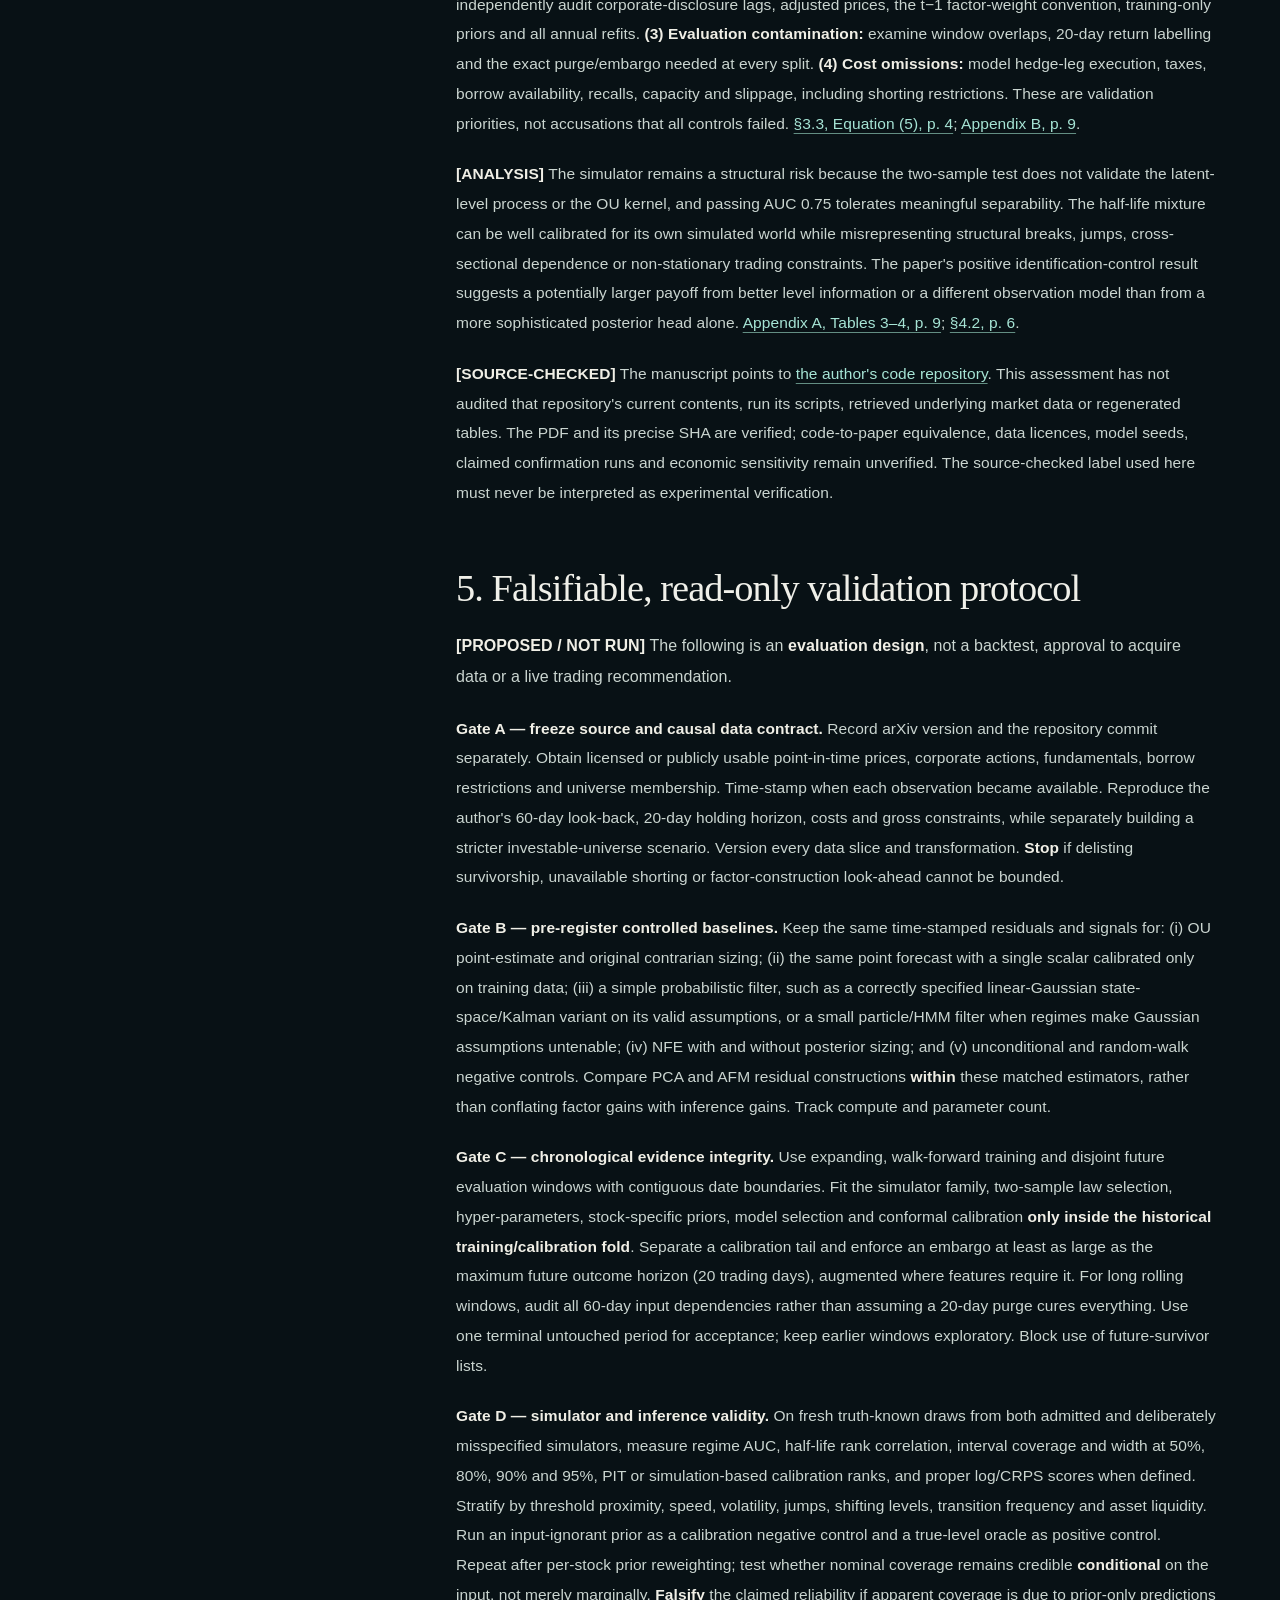
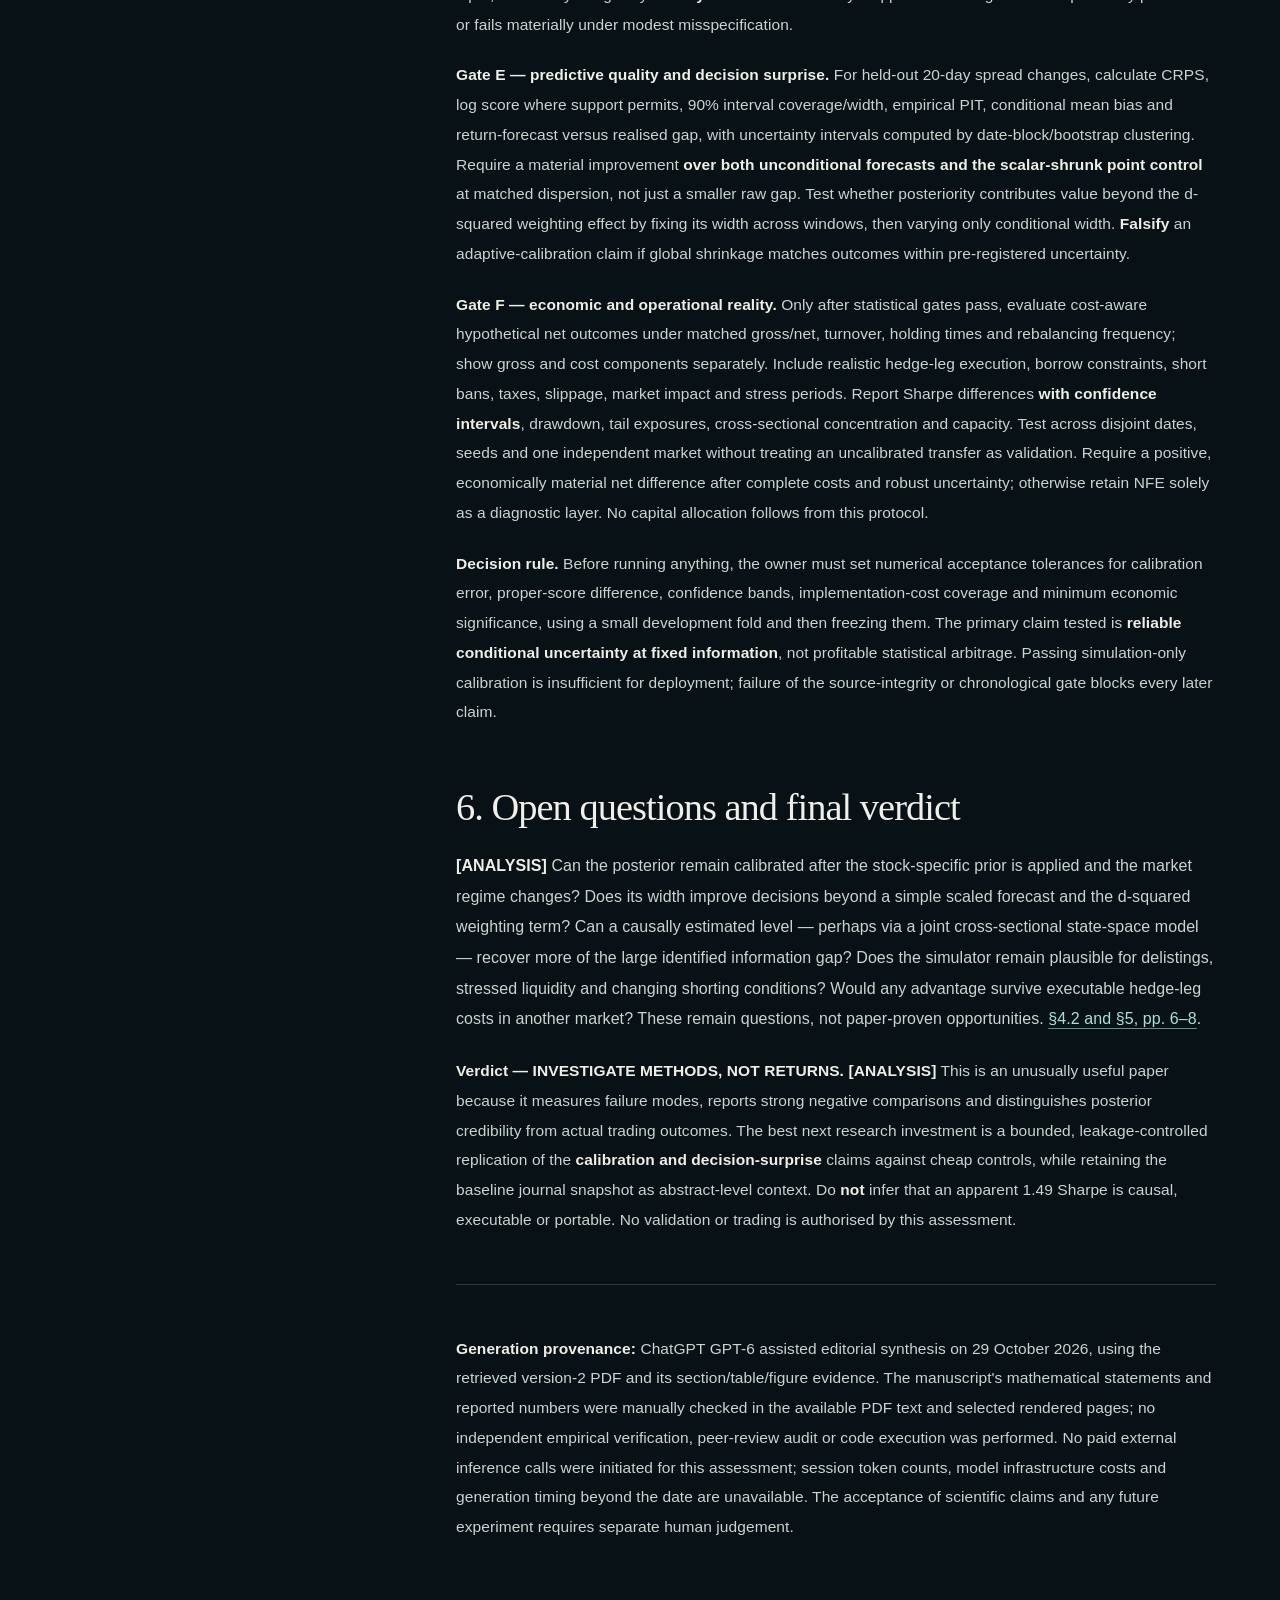
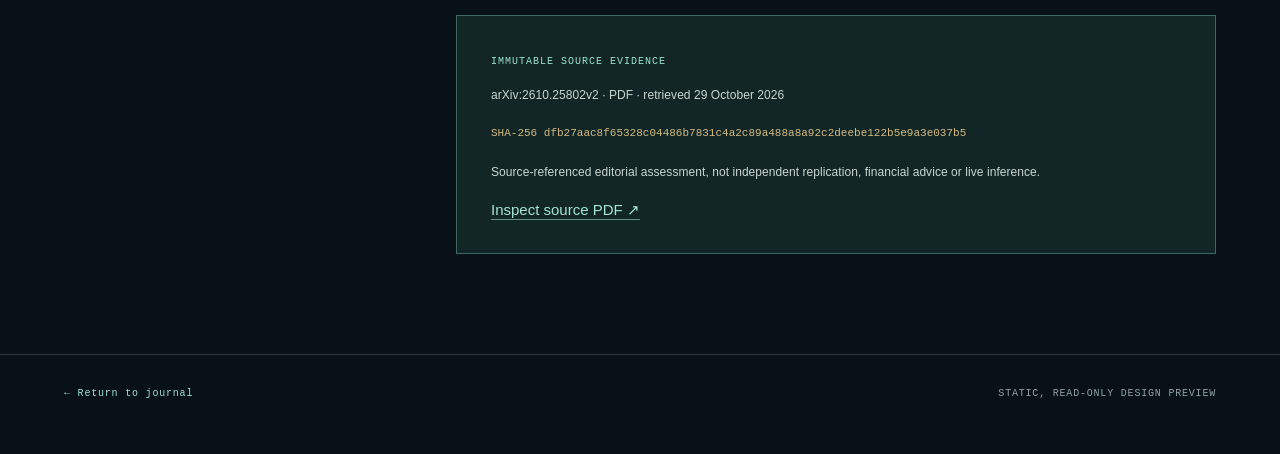
<file: journal/site/assessments/2610.25802.html>
<!doctype html>
<html lang="en-AU">
<head><meta charset="utf-8"><meta name="viewport" content="width=device-width, initial-scale=1">
<meta name="color-scheme" content="dark"><meta name="referrer" content="no-referrer">
<meta name="description" content="Evidence-linked full paper assessment for arXiv 2610.25802v2. Offline journal preview.">
<title>Neural filtering — Deep assessment · Quant Folio</title>
<link rel="stylesheet" href="../assets/styles.css">
<link rel="stylesheet" href="../assets/deep.css"></head>
<body class="deep-page">
<a class="skip-link" href="#deep-main">Skip to assessment</a>
<header class="deep-top"><a href="../index.html#paper-2610.25802" class="deep-back">← Back to research snapshot</a>
<span class="deep-brand">Q. <span>QUANT FOLIO / RESEARCH ANALYSIS</span></span></header>
<main id="deep-main">
<section class="deep-cover" aria-labelledby="deep-hero">
<p class="deep-kicker">RESEARCH ANALYSIS V2 <span>/</span> FULL PAPER 01</p>
<p class="deep-cover-note">Evidence before conviction.</p>
<h1 id="deep-hero">The uncertainty<br><em>is the signal.</em></h1>
<p class="deep-dek">A critical full-paper reading of neural filtering in statistical arbitrage.
The methodological claim is worth testing; incremental alpha is not established.</p>
<div class="deep-meta"><span>29 OCT 2026</span><span>arXiv 2610.25802v2</span><span>OFFLINE PREVIEW</span></div>
<div class="deep-judgement"><span>RESEARCH VERDICT</span><strong>Investigate methods. Do not infer returns.</strong></div>
</section>
<div class="deep-layout">
<nav class="deep-toc" aria-label="Assessment sections"><p>IN THIS ASSESSMENT</p><a href="#executive-research-judgement">Executive research judgement</a>
<a href="#1-what-the-model-actually-estimates">1. What the model actually estimates</a>
<a href="#2-simulator-fit-training-and-calibration">2. Simulator fit, training and calibration</a>
<a href="#3-data-fair-comparators-and-author-reported-outcomes">3. Data, fair comparators and author-reported outcomes</a>
<a href="#4-evidence-quality-failure-modes-and-reproducibility">4. Evidence quality, failure modes and reproducibility</a>
<a href="#5-falsifiable-read-only-validation-protocol">5. Falsifiable, read-only validation protocol</a>
<a href="#6-open-questions-and-final-verdict">6. Open questions and final verdict</a>
<a href="#deep-source">Source integrity ↓</a></nav>
<article class="deep-article" aria-label="Full paper assessment"><p class="deep-doc-title">Neural filtering is a better account of uncertainty, not a demonstrated new source of alpha</p>
<p><strong>Deep paper assessment · Research Analysis V2 · 29 October 2026</strong></p>
<p><strong>Paper:</strong> Minkey Chang (2026), <em>Amortized Neural Filtering for Calibrated Posteriors in Statistical Arbitrage</em>. arXiv:2610.25802v2, nine-page ICAIF 2026 paper. <a href="https://arxiv.org/pdf/2610.25802v2" target="_blank" rel="noopener noreferrer">Pinned PDF, version 2</a> · <a href="https://arxiv.org/abs/2610.25802" target="_blank" rel="noopener noreferrer">arXiv version record</a>.</p>
<p><strong>Source integrity — inspected full paper:</strong> PDF retrieved 29 October 2026 from https://arxiv.org/pdf/2610.25802v2; SHA-256 <strong>dfb27aac8f65328c04486b7831c4a2c89a488a8a92c2deebe122b5e9a3e037b5</strong>; 1,000,584 bytes. Version 2 was posted 20 October 2026. This SHA identifies the retrieved PDF bytes, not a source-code commit. Page links below use the PDF&#x27;s physical page numbers, starting at one.</p>
<p><strong>Evidence legend:</strong> <strong>[SOURCE-CHECKED]</strong> means the statement was checked against this version of the author&#x27;s complete paper, not independently replicated. <strong>[AUTHOR-REPORTED]</strong> describes the author&#x27;s experiments or figures. <strong>[ANALYSIS]</strong> is a critical interpretation or implication. <strong>[PROPOSED / NOT RUN]</strong> is a future test. No code, data analysis, model inference, backtest or trading experiment was executed for this assessment.</p>
<h2 id="executive-research-judgement">Executive research judgement</h2>
<p><strong>[ANALYSIS]</strong> The contribution worth investigating is not a higher-return strategy but a disciplined separation between <em>what a spread seems to be doing</em> and <em>how certain an estimator should be about that judgement</em>. The Neural Filter Estimator (NFE) amortises posterior inference across simulated mean-reverting spreads and gives each real spread a distribution over reversion half-life. This enables an uncertainty penalty in position sizing and a probabilistic assessment of convergence. It is a credible research design for uncertainty-aware signal governance, but the paper itself offers strong reasons <strong>not</strong> to promote it as a trading-alpha discovery. <a href="https://arxiv.org/pdf/2610.25802v2#page=1" target="_blank" rel="noopener noreferrer">Abstract and §1, pp. 1–2</a>.</p>
<p><strong>[AUTHOR-REPORTED]</strong> With the same Attention Factor Model (AFM) residuals, the later-period Sharpe ratio is 1.45 for the base rule and 1.49 for NFE posterior sizing. The author explicitly calls this difference unresolved relative to the reported standard error. Predictive distributions do not beat an unconditional benchmark on proper scoring metrics, and simple global shrinkage can reproduce most of the forecast–realised gap reduction. These are cautionary <strong>negative or near-null results</strong>, not evidence of transferable profit. <a href="https://arxiv.org/pdf/2610.25802v2#page=5" target="_blank" rel="noopener noreferrer">Table 1, p. 5</a>; <a href="https://arxiv.org/pdf/2610.25802v2#page=7" target="_blank" rel="noopener noreferrer">Table 2 and §4.2, p. 7</a>.</p>
<p><strong>[ANALYSIS]</strong> Verdict: <strong>RESEARCH-WORTHY / NO DEPLOYMENT CLAIM</strong>. The strongest transferable idea is a falsifiable calibration and decision-surprise benchmark. The most important threats are an incompletely tested simulator, posterior coverage demonstrated mainly on the training prior, use of a full-sample two-sample diagnostic, look-ahead in the stock universe, and incomplete implementation costs. These restrict the decision to a separate, read-only validation study.</p>
<h2 id="1-what-the-model-actually-estimates">1. What the model actually estimates</h2>
<p><strong>[SOURCE-CHECKED]</strong> Section 3.1 starts with daily asset returns and characteristics, constructs factor residual returns and cumulatively sums those residuals into a spread. The filter reads a look-back of <strong>L = 60 trading days</strong> and the portfolio holds a position for <strong>H = 20 trading days</strong> in the empirical experiment. The two stages have distinct purposes: the cross-sectional factor model removes common returns; the time-series filter infers a hidden property of the residual spread. This is not a neural network forecasting raw share prices. <a href="https://arxiv.org/pdf/2610.25802v2#page=3" target="_blank" rel="noopener noreferrer">§3.1 and Figure 1, p. 3</a>.</p>
<p><strong>[SOURCE-CHECKED]</strong> Equation (1) assumes the spread&#x27;s next increment follows a state-dependent conditional law. Definition 3.1 and Equation (2) define regimes by the expected fraction of a deviation reversed within the holding horizon, rather than by an ex-post return label. Equation (3) instantiates a regime-indexed Ornstein–Uhlenbeck-type reversion kernel: change in spread equals a speed times distance from a latent level, plus a volatility-scaled innovation. For constant speed, half-life is <strong>tau = ln(2)/kappa</strong>. A threshold of <strong>tau = 60 days</strong> divides a faster <strong>C</strong> state from a slower <strong>D</strong> state; over 20 days this corresponds to about 21% expected reversion at the threshold. These are modelling definitions, not observed market regimes. <a href="https://arxiv.org/pdf/2610.25802v2#page=3" target="_blank" rel="noopener noreferrer">§3.2, Definition 3.1 and Equations (1)–(3), p. 3</a>.</p>
<p><strong>[SOURCE-CHECKED]</strong> The speed, level and innovation scale are partly latent. Appendix A specifies autoregressive log-volatility, a random-walking level and centred asymmetric lognormal innovations; the regime index follows a first-order Markov transition matrix. The two-state process and the training process are not identical in every detail: network training holds the half-life fixed over a window and samples it from a broad log-uniform prior. This simplification is essential when interpreting posterior calibration on simulator draws. <a href="https://arxiv.org/pdf/2610.25802v2#page=5" target="_blank" rel="noopener noreferrer">§3.5, p. 5</a>; <a href="https://arxiv.org/pdf/2610.25802v2#page=9" target="_blank" rel="noopener noreferrer">Appendix A, Equations (8), Tables 3–4, pp. 8–9</a>.</p>
<p><strong>[SOURCE-CHECKED]</strong> In Equation (5), factor weights and loadings used for day t are dated t−1, an explicit causal convention. The empirical NFE consumes AFM residuals, rather than jointly learning replacement factors. A gated recurrent unit (GRU) encodes each normalised historical spread window. A five-component mixture-density head outputs a density over <strong>log2 half-life</strong>, and Equation (6) integrates the mass above the half-life threshold to estimate the probability of the slow regime. Figure 1 separates residual construction, the GRU and mixture head, the synthetic-prior training path and the fixed decision layer. <a href="https://arxiv.org/pdf/2610.25802v2#page=4" target="_blank" rel="noopener noreferrer">§3.3, Equations (5)–(6) and Figure 1, pp. 3–4</a>.</p>
<p><strong>[SOURCE-CHECKED]</strong> Equation (7) takes posterior expectations and a variance term to size a contrarian position. When half-life is uncertain, the additional variance penalises exposure to poorly resolved reversions; it is zero with a point estimate. The rule subsequently demeans exposures and scales to unit gross, so uncertainty largely redistributes <em>relative</em> allocations rather than automatically reducing overall gross exposure. Critically, the variance penalty models uncertainty in <strong>reversion speed</strong>, not uncertainty in the unknown <strong>spread level</strong>. The author identifies level uncertainty as the dominant identification limitation. The reported regime probability is not itself the weight-setting input. <a href="https://arxiv.org/pdf/2610.25802v2#page=4" target="_blank" rel="noopener noreferrer">§3.4 and Equation (7), pp. 4–5</a>.</p>
<p><strong>[ANALYSIS]</strong> That distinction matters in implementation. Calling this a generic Bayesian risk-aware trading policy would overstate it: the inference is amortised under a particular synthetic prior, the posterior is subsequently reweighted with stock-specific empirical-Bayes priors, the mean/variance formula is tied to an assumed OU kernel, and fixed gross exposure can mask absolute uncertainty. An independent experiment must freeze residuals, windows, exposures and costs before attributing any difference to posterior estimation.</p>
<h2 id="2-simulator-fit-training-and-calibration">2. Simulator fit, training and calibration</h2>
<p><strong>[AUTHOR-REPORTED]</strong> The author uses a classifier two-sample test to discriminate real from simulated residual windows. Table 3 shows Gaussian constant-volatility windows at <strong>0.903/0.904 AUC</strong> for crypto/KRX and the selected stochastic-volatility-plus-asymmetric-lognormal law at <strong>0.686/0.678</strong>. The acceptance rule is AUC plus two standard errors below <strong>0.75</strong>. The selected process passes this convention, but remains distinguishable from real data. Positive and null controls are reported; changing the reversion kernel barely moves the classifier AUC, so the test primarily assesses the innovation law, not the mean-reversion dynamics. <a href="https://arxiv.org/pdf/2610.25802v2#page=9" target="_blank" rel="noopener noreferrer">Appendix A, Table 3, p. 9</a>.</p>
<p><strong>[ANALYSIS]</strong> A process being <em>harder to distinguish</em> is not proof that its state posterior is calibrated under the real data-generating process. The test uses scale-invariant window statistics, and Appendix A states that the real-window diagnostic was formed from the <strong>full sample</strong>. This is a research-selection/look-ahead concern even though the paper says network weights train only on simulated windows and the moment matching uses training splits. It should be treated as a source-design weakness rather than a demonstrated trading-data leak. A genuinely chronological version must repeat model-law selection within training history only. <a href="https://arxiv.org/pdf/2610.25802v2#page=5" target="_blank" rel="noopener noreferrer">§3.5, p. 5</a>; <a href="https://arxiv.org/pdf/2610.25802v2#page=9" target="_blank" rel="noopener noreferrer">Appendix A, p. 9</a>.</p>
<p><strong>[SOURCE-CHECKED]</strong> Table 5 specifies a GRU of width 64, five-component mixture head, <strong>60,000</strong> synthetic draws, 4,000 Adam steps with batch 512, and a log-uniform half-life prior from <strong>3 to 400 days</strong>. The paper describes fitting stock-specific priors from training-split half-life blocks, and applying them through posterior reweighting without retraining the GRU. The same table gives a separate panel-network experimental configuration. These are author-documented settings, not settings verified against a local run. <a href="https://arxiv.org/pdf/2610.25802v2#page=5" target="_blank" rel="noopener noreferrer">§§3.4–3.5, p. 5</a>; <a href="https://arxiv.org/pdf/2610.25802v2#page=9" target="_blank" rel="noopener noreferrer">Table 5, p. 9</a>.</p>
<p><strong>[AUTHOR-REPORTED]</strong> Figure 2(b) plots nominal versus empirical credible-interval coverage for the half-life on simulated truth-known draws. The maximum absolute coverage deviation is reported at <strong>0.022</strong> in the illustrated seed and at most <strong>0.010</strong> in two further seeds; deliberately halving posterior width yields undercoverage of <strong>0.08–0.12</strong>. The check is conducted under the training prior <strong>before</strong> per-asset reweighting, and is not an independent real-market half-life truth test. The author points out that a posterior ignoring the input window could also pass a marginal coverage test. <a href="https://arxiv.org/pdf/2610.25802v2#page=6" target="_blank" rel="noopener noreferrer">§4.2 and Figure 2(b), p. 6</a>.</p>
<p><strong>[ANALYSIS]</strong> Marginal interval coverage cannot by itself validate conditional calibration near the threshold where position choice changes. The minimum independent package would test rank/PIT behaviour, credible-interval coverage <em>and width</em>, posterior concentration and conditional reliability across speed, level drift, volatility, spread magnitude and regime transitions. Priors after stock-specific reweighting require a separate calibration check; otherwise the headline coverage result cannot simply be carried through to the deployed decision.</p>
<h2 id="3-data-fair-comparators-and-author-reported-outcomes">3. Data, fair comparators and author-reported outcomes</h2>
<p><strong>[SOURCE-CHECKED]</strong> The empirical panel comprises <strong>120 KRX stocks</strong> with complete histories selected from a top-200 liquidity screen, covering <strong>2010–2026</strong> (4,072 trading days). Table 5 describes a 2018-04 split, first 30% of each period used for training, annual AFM refits, rolling PCA with three components over 252 days, 20-day non-overlapping holdings, 5 basis points per turnover unit and a 1 basis point daily borrow charge on short notional. Firm fundamentals are documented as point-in-time from 2016; public adjusted daily data, with an external code/data-pipeline repository, are cited by the author. <a href="https://arxiv.org/pdf/2610.25802v2#page=9" target="_blank" rel="noopener noreferrer">§4 and Table 5, pp. 5 and 9</a>.</p>
<p><strong>[AUTHOR-REPORTED]</strong> Table 1 reports later-period <strong>net-of-modelled-cost</strong> Sharpe ratios: <strong>FF3 −0.12</strong>, <strong>PCA 0.57</strong>, <strong>AFM 1.45</strong>, <strong>NFE 1.49</strong>, with a random benchmark at <strong>−0.23</strong>. AFM and NFE have equal reported turnover (<strong>0.055</strong>); their reported maximum drawdowns are <strong>4.2%</strong> and <strong>4.1%</strong> respectively. The reported standard error of strategy-versus-random differential Sharpe is approximately <strong>0.41</strong>, much larger than the AFM–NFE absolute Sharpe difference of 0.04. The author says no method outperforms the benchmark in the earlier period. Consequently neither NFE superiority nor unconditional strategy persistence is established. <a href="https://arxiv.org/pdf/2610.25802v2#page=5" target="_blank" rel="noopener noreferrer">Table 1 and §4.1, pp. 5–6</a>.</p>
<p><strong>[AUTHOR-REPORTED]</strong> Truth-known tests in §4.2 put practical regime detectors, including the amortised posterior and point estimate, at <strong>0.61–0.66 AUC</strong>; a detector given the true level and scale reaches <strong>0.93</strong>. Supplying the level boosts separation from roughly <strong>0.62–0.64</strong> to <strong>0.79–0.81</strong>, identifying level estimation as a bottleneck. A 25 × 256 particle filter has reported half-life rank correlation <strong>0.74</strong> versus <strong>0.59</strong> for NFE, but costs <strong>7.9 seconds</strong> versus <strong>2.5 milliseconds per cross-section</strong> on the author&#x27;s desktop CPU. These are reported within that benchmark, not independently timed or guaranteed on another machine. <a href="https://arxiv.org/pdf/2610.25802v2#page=6" target="_blank" rel="noopener noreferrer">§4.2, p. 6</a>.</p>
<p><strong>[AUTHOR-REPORTED]</strong> Table 2 is decisive for the interpretation. Against the unconditional predictive baseline, continuous ranked probability skill scores are <strong>−0.97</strong> for the OU point estimate, <strong>−0.50</strong> for a mixture-density network, <strong>−0.11</strong> for amortised OU-form NFE, <strong>0.00</strong> for the direct amortised variant and <strong>−0.03</strong> for boosted quantiles. The nominal 90% coverage is about <strong>0.89</strong> for both amortised variants, but conformal calibration is applied across learned methods. Forecast–realised return gaps are <strong>1,084 basis points per hold</strong> for the OU point estimator, <strong>588</strong> for OU-form NFE and <strong>137</strong> for the direct variant, at unit gross. Gap reduction must not be equated with return improvement: a forecast of zero mechanically has a small gap. <a href="https://arxiv.org/pdf/2610.25802v2#page=7" target="_blank" rel="noopener noreferrer">Table 2 and §4.2, p. 7</a>.</p>
<p><strong>[AUTHOR-REPORTED]</strong> A point forecast multiplied by one scalar chosen on the training split can match the OU-form posterior&#x27;s gap within sampling uncertainty. The manuscript confirms several findings using disjoint seeds or periods, explicitly withdraws a claimed 250-day window advantage as unstable, and identifies an <strong>overshoot</strong> effect that reverses the trading interpretation of its regime labels. <a href="https://arxiv.org/pdf/2610.25802v2#page=7" target="_blank" rel="noopener noreferrer">§§4.1–4.2 and §5, pp. 6–8</a>.</p>
<p><strong>[ANALYSIS]</strong> The informative comparison is <strong>posterior versus globally shrunk point forecast</strong>, on identical AFM residuals, as well as against a simpler probabilistic state filter. Comparing NFE&#x27;s 1.49 Sharpe against a PCA baseline at 0.57 confounds improved factor construction with posterior value. An apparent improvement in calibration must survive null predictors and conditional tests, not just attractive cumulative-return plots.</p>
<h2 id="4-evidence-quality-failure-modes-and-reproducibility">4. Evidence quality, failure modes and reproducibility</h2>
<p><strong>[SOURCE-CHECKED]</strong> Appendix B explicitly acknowledges <strong>end-of-sample liquidity ranking and exclusion of delisted stocks</strong>. This means the retrospective stock set benefits from future knowledge. It also states that implied factor-hedge legs are not separately traded or costed, and that Korean transaction tax and short-sale restrictions during part of the sample are not modelled. The author cautions that reported returns are <strong>not implementable returns</strong>. These statements materially weaken economic extrapolation while increasing the transparency of the paper&#x27;s limitations. <a href="https://arxiv.org/pdf/2610.25802v2#page=9" target="_blank" rel="noopener noreferrer">Appendix B, p. 9</a>.</p>
<p><strong>[ANALYSIS]</strong> Investigate four distinct risks. <strong>(1) Universe look-ahead:</strong> reconstruct monthly membership using information available on each date, retaining delisted names. <strong>(2) Feature and residual timing:</strong> independently audit corporate-disclosure lags, adjusted prices, the t−1 factor-weight convention, training-only priors and all annual refits. <strong>(3) Evaluation contamination:</strong> examine window overlaps, 20-day return labelling and the exact purge/embargo needed at every split. <strong>(4) Cost omissions:</strong> model hedge-leg execution, taxes, borrow availability, recalls, capacity and slippage, including shorting restrictions. These are validation priorities, not accusations that all controls failed. <a href="https://arxiv.org/pdf/2610.25802v2#page=4" target="_blank" rel="noopener noreferrer">§3.3, Equation (5), p. 4</a>; <a href="https://arxiv.org/pdf/2610.25802v2#page=9" target="_blank" rel="noopener noreferrer">Appendix B, p. 9</a>.</p>
<p><strong>[ANALYSIS]</strong> The simulator remains a structural risk because the two-sample test does not validate the latent-level process or the OU kernel, and passing AUC 0.75 tolerates meaningful separability. The half-life mixture can be well calibrated for its own simulated world while misrepresenting structural breaks, jumps, cross-sectional dependence or non-stationary trading constraints. The paper&#x27;s positive identification-control result suggests a potentially larger payoff from better level information or a different observation model than from a more sophisticated posterior head alone. <a href="https://arxiv.org/pdf/2610.25802v2#page=9" target="_blank" rel="noopener noreferrer">Appendix A, Tables 3–4, p. 9</a>; <a href="https://arxiv.org/pdf/2610.25802v2#page=6" target="_blank" rel="noopener noreferrer">§4.2, p. 6</a>.</p>
<p><strong>[SOURCE-CHECKED]</strong> The manuscript points to <a href="https://github.com/minkeymouse/nfe" target="_blank" rel="noopener noreferrer">the author&#x27;s code repository</a>. This assessment has not audited that repository&#x27;s current contents, run its scripts, retrieved underlying market data or regenerated tables. The PDF and its precise SHA are verified; code-to-paper equivalence, data licences, model seeds, claimed confirmation runs and economic sensitivity remain unverified. The source-checked label used here must never be interpreted as experimental verification.</p>
<h2 id="5-falsifiable-read-only-validation-protocol">5. Falsifiable, read-only validation protocol</h2>
<p><strong>[PROPOSED / NOT RUN]</strong> The following is an <strong>evaluation design</strong>, not a backtest, approval to acquire data or a live trading recommendation.</p>
<p><strong>Gate A — freeze source and causal data contract.</strong> Record arXiv version and the repository commit separately. Obtain licensed or publicly usable point-in-time prices, corporate actions, fundamentals, borrow restrictions and universe membership. Time-stamp when each observation became available. Reproduce the author&#x27;s 60-day look-back, 20-day holding horizon, costs and gross constraints, while separately building a stricter investable-universe scenario. Version every data slice and transformation. <strong>Stop</strong> if delisting survivorship, unavailable shorting or factor-construction look-ahead cannot be bounded.</p>
<p><strong>Gate B — pre-register controlled baselines.</strong> Keep the same time-stamped residuals and signals for: (i) OU point-estimate and original contrarian sizing; (ii) the same point forecast with a single scalar calibrated only on training data; (iii) a simple probabilistic filter, such as a correctly specified linear-Gaussian state-space/Kalman variant on its valid assumptions, or a small particle/HMM filter when regimes make Gaussian assumptions untenable; (iv) NFE with and without posterior sizing; and (v) unconditional and random-walk negative controls. Compare PCA and AFM residual constructions <strong>within</strong> these matched estimators, rather than conflating factor gains with inference gains. Track compute and parameter count.</p>
<p><strong>Gate C — chronological evidence integrity.</strong> Use expanding, walk-forward training and disjoint future evaluation windows with contiguous date boundaries. Fit the simulator family, two-sample law selection, hyper-parameters, stock-specific priors, model selection and conformal calibration <strong>only inside the historical training/calibration fold</strong>. Separate a calibration tail and enforce an embargo at least as large as the maximum future outcome horizon (20 trading days), augmented where features require it. For long rolling windows, audit all 60-day input dependencies rather than assuming a 20-day purge cures everything. Use one terminal untouched period for acceptance; keep earlier windows exploratory. Block use of future-survivor lists.</p>
<p><strong>Gate D — simulator and inference validity.</strong> On fresh truth-known draws from both admitted and deliberately misspecified simulators, measure regime AUC, half-life rank correlation, interval coverage and width at 50%, 80%, 90% and 95%, PIT or simulation-based calibration ranks, and proper log/CRPS scores when defined. Stratify by threshold proximity, speed, volatility, jumps, shifting levels, transition frequency and asset liquidity. Run an input-ignorant prior as a calibration negative control and a true-level oracle as positive control. Repeat after per-stock prior reweighting; test whether nominal coverage remains credible <strong>conditional</strong> on the input, not merely marginally. <strong>Falsify</strong> the claimed reliability if apparent coverage is due to prior-only predictions or fails materially under modest misspecification.</p>
<p><strong>Gate E — predictive quality and decision surprise.</strong> For held-out 20-day spread changes, calculate CRPS, log score where support permits, 90% interval coverage/width, empirical PIT, conditional mean bias and return-forecast versus realised gap, with uncertainty intervals computed by date-block/bootstrap clustering. Require a material improvement <strong>over both unconditional forecasts and the scalar-shrunk point control</strong> at matched dispersion, not just a smaller raw gap. Test whether posteriority contributes value beyond the d-squared weighting effect by fixing its width across windows, then varying only conditional width. <strong>Falsify</strong> an adaptive-calibration claim if global shrinkage matches outcomes within pre-registered uncertainty.</p>
<p><strong>Gate F — economic and operational reality.</strong> Only after statistical gates pass, evaluate cost-aware hypothetical net outcomes under matched gross/net, turnover, holding times and rebalancing frequency; show gross and cost components separately. Include realistic hedge-leg execution, borrow constraints, short bans, taxes, slippage, market impact and stress periods. Report Sharpe differences <strong>with confidence intervals</strong>, drawdown, tail exposures, cross-sectional concentration and capacity. Test across disjoint dates, seeds and one independent market without treating an uncalibrated transfer as validation. Require a positive, economically material net difference after complete costs and robust uncertainty; otherwise retain NFE solely as a diagnostic layer. No capital allocation follows from this protocol.</p>
<p><strong>Decision rule.</strong> Before running anything, the owner must set numerical acceptance tolerances for calibration error, proper-score difference, confidence bands, implementation-cost coverage and minimum economic significance, using a small development fold and then freezing them. The primary claim tested is <strong>reliable conditional uncertainty at fixed information</strong>, not profitable statistical arbitrage. Passing simulation-only calibration is insufficient for deployment; failure of the source-integrity or chronological gate blocks every later claim.</p>
<h2 id="6-open-questions-and-final-verdict">6. Open questions and final verdict</h2>
<p><strong>[ANALYSIS]</strong> Can the posterior remain calibrated after the stock-specific prior is applied and the market regime changes? Does its width improve decisions beyond a simple scaled forecast and the d-squared weighting term? Can a causally estimated level — perhaps via a joint cross-sectional state-space model — recover more of the large identified information gap? Does the simulator remain plausible for delistings, stressed liquidity and changing shorting conditions? Would any advantage survive executable hedge-leg costs in another market? These remain questions, not paper-proven opportunities. <a href="https://arxiv.org/pdf/2610.25802v2#page=8" target="_blank" rel="noopener noreferrer">§4.2 and §5, pp. 6–8</a>.</p>
<p><strong>Verdict — INVESTIGATE METHODS, NOT RETURNS.</strong> <strong>[ANALYSIS]</strong> This is an unusually useful paper because it measures failure modes, reports strong negative comparisons and distinguishes posterior credibility from actual trading outcomes. The best next research investment is a bounded, leakage-controlled replication of the <strong>calibration and decision-surprise</strong> claims against cheap controls, while retaining the baseline journal snapshot as abstract-level context. Do <strong>not</strong> infer that an apparent 1.49 Sharpe is causal, executable or portable. No validation or trading is authorised by this assessment.</p>
<hr>
<p><strong>Generation provenance:</strong> ChatGPT GPT-6 assisted editorial synthesis on 29 October 2026, using the retrieved version-2 PDF and its section/table/figure evidence. The manuscript&#x27;s mathematical statements and reported numbers were manually checked in the available PDF text and selected rendered pages; no independent empirical verification, peer-review audit or code execution was performed. No paid external inference calls were initiated for this assessment; session token counts, model infrastructure costs and generation timing beyond the date are unavailable. The acceptance of scientific claims and any future experiment requires separate human judgement.</p>
<section class="deep-source" id="deep-source" aria-label="Source provenance">
<span>IMMUTABLE SOURCE EVIDENCE</span>
<p>arXiv:2610.25802v2 · PDF · retrieved 29 October 2026</p>
<code>SHA-256 dfb27aac8f65328c04486b7831c4a2c89a488a8a92c2deebe122b5e9a3e037b5</code>
<p>Source-referenced editorial assessment, not independent replication, financial advice or live inference.</p>
<a href="https://arxiv.org/pdf/2610.25802v2" target="_blank" rel="noopener noreferrer">Inspect source PDF ↗</a>
</section></article>
</div></main>
<footer class="deep-footer"><a href="../index.html#paper-2610.25802">← Return to journal</a><span>STATIC, READ-ONLY DESIGN PREVIEW</span></footer>
</body></html>
</file>
<file: journal/site/assets/styles.css>
/* Quant Folio V1: dependency-free premium editorial interface. No remote assets. */
:root {
  --bg: #0a1015;
  --bg-alt: #0d161c;
  --panel: #101c23;
  --panel-hover: #13232a;
  --line: #2b393d;
  --line-soft: #233239;
  --ink: #f0f0e9;
  --ink-dim: #c4d0ce;
  --muted: #8fa3a4;
  --quiet: #718588;
  --mint: #9ce3d1;
  --gold: #d5ba86;
  --blue: #87b9d9;
  --serif: "Iowan Old Style", "Palatino Linotype", Palatino, Georgia, serif;
  --sans: "Avenir Next", "Segoe UI", Arial, sans-serif;
  --mono: "SFMono-Regular", Consolas, "Liberation Mono", monospace;
  color-scheme: dark;
}
* { box-sizing: border-box; }
html { scroll-behavior: smooth; scroll-padding-top: 58px; }
body { margin: 0; color: var(--ink); background: var(--bg); font-family: var(--sans); font-size: 15px; -webkit-font-smoothing: antialiased; }
body::before { content: ""; pointer-events: none; position: fixed; z-index: -1; inset: 0; background: radial-gradient(ellipse 560px 540px at 90% 5%, #163f4359, transparent 70%), radial-gradient(ellipse 700px 500px at 30% 110%, #28312542, transparent 85%); }
::selection { background: #2c6961; color: #fff; }
a { color: inherit; text-decoration: none; }
a:hover { color: var(--mint); }
button { font: inherit; }
button, a { -webkit-tap-highlight-color: transparent; }
:focus-visible { outline: 2px solid var(--mint); outline-offset: 4px; border-radius: 2px; }
h1,h2,h3,p { margin-top: 0; }
h1,h2,h3 { font-weight: 400; }
h2 em { font-weight: 400; color: var(--gold); }
.skip-link { position: absolute; z-index: 2000; background: var(--mint); padding: 10px 16px; color: #071014; transform: translateY(-120%); }
.skip-link:focus { transform: translateY(0); }
#reading-progress { position: fixed; top: 0; left: 0; width: 0%; height: 3px; background: linear-gradient(90deg,var(--mint),var(--gold)); z-index: 1200; transition: width 50ms linear; }
.app-layout { min-height: 100vh; }
.rail { width: 248px; position: fixed; inset: 0 auto 0 0; z-index: 100; border-right: 1px solid var(--line-soft); background: linear-gradient(155deg,#0d171b 0%,#0a1216 72%,#0a1314 100%); padding: 39px 24px 25px 28px; display: flex; flex-direction: column; }
.brand { display: flex; align-items: center; gap: 11px; color: var(--ink); }
.brand:hover { color: var(--ink); }
.brand-mark { display: grid; place-content: center; width: 46px; height: 46px; border: 1px solid #6e998e; border-radius: 13px; font: 28px var(--serif); font-style: italic; letter-spacing: -4px; box-shadow: inset 0 0 25px #2e63562b; }
.brand-mark span { color: var(--gold); font-style: normal; }
.brand strong { display: block; font-size: 17px; font-weight: 700; line-height: 1.02; letter-spacing: .12em; }
.brand small { display: block; margin-top: 7px; color: var(--quiet); font: 8px var(--mono); letter-spacing: .07em; white-space: nowrap; }
.rail-rule { height: 1px; background: var(--line); margin: 44px 0 36px; }
.rail-label, .rail-bottom-kicker { font: 10px var(--mono); color: var(--quiet); letter-spacing: .16em; }
.rail-nav { margin: 19px -24px 0 -28px; display: flex; flex-direction: column; }
.rail-nav a { display: flex; align-items: center; gap: 14px; min-height: 49px; padding: 10px 13px 10px 28px; color: #9eaeb1; border-left: 2px solid transparent; font-size: 12px; transition: all .18s ease; }
.rail-nav a span { font: 10px var(--mono); color: #647f80; }
.rail-nav a:hover, .rail-nav a.active { color: var(--ink); background: linear-gradient(90deg,#2b6f6724,transparent); border-left-color: var(--mint); }
.rail-nav a.active span { color: var(--mint); }
.rail-bottom { margin-top: auto; border-top: 1px solid var(--line); padding-top: 27px; }
.rail-bottom p { font: italic 22px/1.35 var(--serif); color: #e2e4dc; max-width: 165px; margin: 15px 0 19px; }
.safety-pill { display: inline-flex; gap: 9px; align-items: center; border: 1px solid #3b6258; background: #17372e54; color: #b0e9d7; padding: 7px 10px; font: 9px var(--mono); letter-spacing: .05em; border-radius: 3px; }
.safety-dot, .dot { width: 5px; height: 5px; flex-shrink: 0; border-radius: 50%; background: var(--mint); display: inline-block; box-shadow: 0 0 10px #7fcbba70; }
.rail-bottom small { display: block; color: var(--quiet); font-size: 10px; line-height: 1.55; margin-top: 11px; }
.main-content { margin-left: 248px; max-width: 1700px; padding: 0 clamp(26px,4.5vw,82px); }
.topbar { display: flex; justify-content: space-between; align-items: center; min-height: 73px; font: 10px var(--mono); letter-spacing: .12em; color: var(--muted); border-bottom: 1px solid var(--line); }
.topbar-divider { color: var(--gold); margin: 0 6px; }
.topbar-right { display: flex; align-items: center; gap: 11px; }
.topbar-sep { color: var(--quiet); }
.section { position: relative; margin-bottom: 102px; scroll-margin-top: 40px; }
.hero { display: grid; grid-template-columns: minmax(0,1.15fr) minmax(315px,.85fr); gap: 26px; min-height: 480px; align-items: center; padding-top: 53px; margin-bottom: 95px; }
.hero-copy { padding-bottom: 14px; max-width: 710px; z-index: 1; }
.eyebrow, .section-num, .section-top-right, .side-label, .source-label, .proposal-kicker, .insight-kicker, .insight-label { color: var(--mint); font: 10px var(--mono); letter-spacing: .13em; }
.eyebrow { display: flex; gap: 13px; align-items: center; }
.eyebrow-line { display: inline-block; width: 22px; height: 1px; background: var(--mint); }
.hero h1 { font: normal clamp(53px,5.6vw,92px)/1.04 var(--serif); letter-spacing: -.052em; margin: 33px 0 28px; max-width: 680px; text-wrap: balance; }
.hero-standfirst { color: #b9c9c7; font: 17px/1.85 var(--sans); max-width: 520px; }
.hero-meta { display: flex; gap: 21px; align-items: center; flex-wrap: wrap; color: #9eb2b2; margin-top: 37px; font: 9px var(--mono); letter-spacing: .11em; }
.hero-meta span:not(:first-child) { position: relative; }
.hero-meta span:not(:first-child)::before { content: ""; width: 3px; height: 3px; border-radius: 50%; background: #789d90; position: absolute; top: 4px; left: -12px; }
.hero-badge { border: 1px solid #a2b89e50; padding: 9px 12px; color: var(--mint); }
.hero-visual { position: relative; border: 1px solid #334c4c; background: radial-gradient(ellipse at 55% 38%,#173b42a3,#1021286b 53%,#0c161b 80%); height: clamp(360px,35vw,500px); overflow: hidden; box-shadow: inset 0 0 110px #102b2c44, 0 21px 70px #00000022; }
.hero-visual::before, .hero-visual::after { content: ""; position: absolute; border: 1px solid #82c4b51f; z-index: 2; }
.hero-visual::before { inset: 12px; }
.hero-visual::after { width: 100px; height: 100px; border-radius: 50%; bottom: 27px; right: 21px; }
.hero-svg { position: absolute; inset: 0; width: 100%; height: 100%; filter: drop-shadow(0 0 7px #64c1b529); }
.art-caption, .art-footer { position: absolute; z-index: 3; color: #a0c0bc; font: 9px var(--mono); letter-spacing: .13em; }
.art-caption { top: 27px; left: 26px; }
.art-footer { bottom: 27px; left: 26px; right: 26px; display: flex; justify-content: space-between; color: #699e9d; }
.section-top { border-top: 1px solid #48615b; padding-top: 18px; display: flex; justify-content: space-between; align-items: center; gap: 20px; margin-bottom: 35px; }
.section-top-right { color: var(--quiet); }
.intro-grid { display: grid; grid-template-columns: .85fr 1.15fr; gap: 7%; }
.editorial-title, .section-heading h2 { font: normal clamp(42px,4.2vw,65px)/1.15 var(--serif); letter-spacing: -.035em; }
.intro-text { color: var(--ink-dim); font: 16px/1.8 var(--sans); max-width: 650px; }
.intro-text > p { margin-bottom: 17px; }
.intro-takeaway { border-left: 2px solid var(--gold); padding: 3px 0 4px 23px; margin-top: 31px; }
.intro-takeaway span { display: block; font: 10px var(--mono); letter-spacing: .11em; color: var(--gold); margin-bottom: 10px; }
.intro-takeaway strong { font: normal italic 24px/1.4 var(--serif); color: var(--ink); }
.section-heading { display: flex; justify-content: space-between; align-items: flex-end; gap: 35px; margin-bottom: 28px; }
.section-heading h2 { margin-bottom: 0; max-width: 650px; }
.section-heading > p { color: var(--muted); font-size: 13px; line-height: 1.75; margin: 0 0 7px; max-width: 290px; }
.metric-grid { display: grid; grid-template-columns: repeat(4,minmax(0,1fr)); gap: 1px; border: 1px solid var(--line); background: var(--line); margin-top: 37px; }
.metric { background: #0f1a20; min-height: 180px; padding: 27px 24px; display: flex; flex-direction: column; }
.metric-kicker { font: 10px var(--mono); letter-spacing: .1em; color: var(--muted); }
.metric strong { font: normal 74px/1.18 var(--serif); letter-spacing: -.05em; color: var(--ink); margin-top: auto; }
.metric:last-child strong { color: #849594; }
.metric-caption { color: var(--muted); font-size: 12px; }
.fineprint { font: 11px/1.65 var(--sans); color: var(--quiet); margin-top: 13px; }
.theme-heading { display: flex; justify-content: space-between; align-items: flex-end; gap: 15px; margin: 54px 0 19px; }
.theme-heading h3 { font: 30px var(--serif); margin: 0; }
.theme-heading > span { color: var(--quiet); font: 9px var(--mono); letter-spacing: .08em; }
.theme-grid { display: grid; grid-template-columns: repeat(3,minmax(0,1fr)); gap: 13px; }
.theme-card { border: 1px solid var(--line); padding: 24px 22px 21px; background: linear-gradient(145deg,#162229,#10191e); min-height: 230px; transition: border-color .2s, transform .2s; }
.theme-card:hover { border-color: #659b8e; transform: translateY(-2px); }
.theme-top { display: flex; justify-content: space-between; gap: 5px; color: #85c7bf; font: 10px var(--mono); }
.theme-count { color: #899c9f; font-size: 9px; }
.theme-card h3 { font: 28px/1.25 var(--serif); margin: 29px 0 9px; letter-spacing: -.015em; }
.theme-card p { color: #a8bab8; font-size: 12px; line-height: 1.6; min-height: 58px; margin-bottom: 23px; }
.theme-meter { width: 100%; height: 3px; background: #2a3d42; }
.theme-meter span { display: block; height: 100%; background: var(--mint); }
.theme-1 .theme-meter span { background: var(--gold); }
.theme-2 .theme-meter span { background: var(--blue); }
.theme-category { display: block; margin-top: 12px; color: #8ea5a7; font: 10px var(--mono); }
.features { display: flex; flex-direction: column; gap: 15px; }
.feature-card { border: 1px solid var(--line); background: linear-gradient(155deg,#15242a 0%,#10191e 75%); padding: 31px 33px; transition: border-color .2s; }
.feature-card:hover { border-color: #526f6c; }
.feature-overline { display: flex; align-items: center; gap: 13px; margin-bottom: 26px; }
.feature-number { color: var(--gold); font: 26px var(--serif); margin-right: 11px; }
.category-tag { color: #9ee1d4; background: #23554a66; border: 1px solid #357a6b66; padding: 6px 9px; font: 9px var(--mono); letter-spacing: .04em; border-radius: 3px; }
.category-tag.risk { color: #e5c99b; background: #70522e40; border-color: #88673d66; }
.category-tag.signal { color: #b2d7ed; background: #35597750; border-color: #4d779a66; }
.evidence-tag { color: #8fa0a0; font: 9px var(--mono); letter-spacing: .08em; }
.feature-grid { display: grid; grid-template-columns: minmax(0,1.25fr) minmax(0,.75fr); gap: clamp(24px,4vw,62px); }
.feature-question { color: var(--gold); font: italic 17px/1.5 var(--serif); margin-bottom: 10px; }
.feature-main h3 { font: clamp(24px,2.25vw,36px)/1.25 var(--serif); letter-spacing: -.015em; margin: 0 0 18px; }
.feature-summary { font-size: 13px; line-height: 1.85; color: var(--ink-dim); max-width: 580px; }
.text-link { display: inline-block; color: var(--mint); font: 11px var(--mono); letter-spacing: .02em; border-bottom: 1px solid #6caca08a; padding-bottom: 7px; margin-top: 9px; }
.text-link:hover { color: #d6faf1; border-color: #d6faf1; }
.feature-context { border-left: 1px solid var(--line); padding-left: 25px; display: flex; flex-direction: column; align-items: flex-start; }
.side-label { color: #8ba8a4; font-size: 9px; }
.feature-context p { font-size: 12px; color: #b2c1be; line-height: 1.75; margin: 12px 0 0; }
.limit-label { margin-top: 24px; color: var(--gold); }
.paper-id { margin-top: auto; padding-top: 26px; color: #7d9695; font: 10px var(--mono); }
.insight-block { background: radial-gradient(ellipse at 70% 40%,#1d48494f,transparent 56%),linear-gradient(145deg,#162e31,#132228); padding: clamp(32px,5vw,75px); border: 1px solid #396061; position: relative; overflow: hidden; }
.insight-quote { position: absolute; right: 35px; top: 12px; font: 240px/1 var(--serif); color: #a4dbd018; pointer-events: none; }
.insight-block h2 { font: clamp(36px,4.4vw,68px)/1.15 var(--serif); letter-spacing: -.03em; max-width: 750px; margin: 47px 0 23px; position: relative; }
.insight-block p { max-width: 760px; color: #c5d7d2; font-size: 16px; line-height: 1.9; }
.insight-label { display: block; color: var(--gold); margin-top: 37px; font-size: 9px; }
.library-tools { display: flex; flex-wrap: wrap; gap: 6px; margin: 30px 0 21px; }
.filter-button { border: 1px solid var(--line); padding: 10px 14px; color: #b0c0bb; background: transparent; cursor: pointer; font-size: 11px; transition: background .2s, border-color .2s; }
.filter-button.active, .filter-button:hover { background: #254f4966; color: #d5f9ee; border-color: #5b988a; }
.paper-list { border-top: 1px solid var(--line); }
.paper-row { display: grid; grid-template-columns: minmax(0,1fr) 160px; gap: 23px; padding: 30px 6px; border-bottom: 1px solid var(--line); transition: background .2s; }
.paper-row:hover { background: #16232a65; }
.paper-row-index { color: var(--gold); font: 10px var(--mono); }
.paper-row h3 { font: 23px/1.3 var(--serif); margin: 12px 0; }
.paper-row p { color: #a7bab8; font-size: 12px; line-height: 1.75; max-width: 790px; margin-bottom: 16px; }
.paper-row-footer { display: flex; align-items: center; gap: 11px; flex-wrap: wrap; }
.paper-row-actions { display: flex; flex-direction: column; align-items: flex-end; justify-content: center; gap: 16px; }
.paper-row-actions .text-link { margin-top: 0; }
.small-action { background: none; border: none; padding: 0; color: #9fb9b4; font: 10px var(--mono); cursor: pointer; text-align: right; }
.small-action:hover { color: var(--mint); }
.empty-state { color: var(--muted); border: 1px solid var(--line); padding: 28px; }
.proposal-card { display: flex; justify-content: space-between; gap: 33px; border: 1px solid #706648; background: linear-gradient(125deg,#272820,#151c1c); padding: clamp(28px,4.2vw,60px); }
.proposal-kicker { color: var(--gold); }
.proposal-card h2 { font: 38px var(--serif); margin: 24px 0 14px; }
.proposal-card p { color: #c7c9bb; line-height: 1.75; font-size: 14px; max-width: 780px; }
.proposal-card p.proposal-detail { font-size: 12px; color: #aaafa3; }
.proposal-detail strong { color: #d4c7a8; }
.proposal-stamp { font: 12px/2 var(--mono); color: var(--gold); border: 1px solid #8d754d; padding: 10px 14px; align-self: flex-start; text-align: center; white-space: nowrap; }
.proposal-stamp span { font-size: 9px; }
.sources .section-heading { margin-bottom: 36px; }
.source-grid { display: grid; grid-template-columns: repeat(2,minmax(0,1fr)); gap: 30px 40px; }
.source-grid > div { border-top: 1px solid var(--line); padding-top: 18px; }
.source-label { font-size: 9px; color: var(--gold); }
.source-grid p { color: #b4c3be; font-size: 13px; line-height: 1.85; margin-top: 12px; }
.source-grid code { color: #8cb3af; font: 11px var(--mono); display: inline-block; margin-top: 10px; }
.access-warning { border-left: 2px solid #8a8055; background: #6e633019; display: flex; gap: 17px; align-items: flex-start; padding: 17px 20px; margin-top: 39px; }
.warning-symbol { display: grid; place-items: center; flex-shrink: 0; width: 21px; height: 21px; border: 1px solid var(--gold); border-radius: 50%; color: var(--gold); font: bold 13px var(--sans); }
.access-warning p { margin: 0; color: #bdbbad; font-size: 12px; line-height: 1.75; }
.access-warning strong { color: #e7d9b4; }
footer { border-top: 1px solid var(--line); padding: 32px 0 50px; display: flex; gap: 15px; align-items: center; justify-content: space-between; color: #829a95; font: 11px var(--sans); }
footer a { color: #9bc8be; font: 10px var(--mono); }
.footer-brand { font: 10px var(--mono); color: #ecf0e9; letter-spacing: .1em; }
.footer-brand > span { color: var(--gold); }
.toast { position: fixed; bottom: 25px; right: 24px; padding: 11px 18px; background: #21443d; color: #e4fcf3; box-shadow: 0 15px 50px #0006; border: 1px solid #578d80; border-radius: 4px; font: 12px var(--sans); opacity: 0; transform: translateY(10px); pointer-events: none; transition: opacity .2s, transform .2s; z-index: 1000; max-width: calc(100vw - 48px); }
.toast.visible { opacity: 1; transform: translateY(0); }
[hidden] { display: none !important; }
@media (prefers-reduced-motion: reduce) { html { scroll-behavior: auto; } *,*::before,*::after { transition-duration: .001ms !important; animation-duration: .001ms !important; } }
@media (min-width: 1800px) { .main-content { margin-right: auto; margin-left: max(248px,calc((100vw - 1700px)/2 + 248px)); } }
@media (max-width: 1180px) {
  .rail { width: 208px; padding-left: 20px; padding-right: 16px; }
  .rail-nav { margin-left: -20px; margin-right: -16px; } .rail-nav a { padding-left: 20px; }
  .main-content { margin-left: 208px; padding: 0 34px; }
  .hero { grid-template-columns: 1.1fr .9fr; }
  .hero h1 { font-size: clamp(49px,5.2vw,66px); }
  .hero-visual { min-height: 360px; }
}
@media (max-width: 920px) {
  .rail { position: relative; width: 100%; height: auto; inset: auto; border-right: none; border-bottom: 1px solid var(--line); padding: 18px 26px 10px; flex-direction: row; align-items: center; gap: 25px; }
  .rail .brand { flex-shrink: 0; }
  .rail .rail-rule,.rail-label,.rail-bottom { display: none; }
  .rail-nav { margin: 0; flex-direction: row; overflow-x: auto; gap: 0; flex: 1; scrollbar-width: none; }
  .rail-nav a { padding: 10px 12px; min-height: 40px; border-left: none; border-bottom: 2px solid transparent; white-space: nowrap; }
  .rail-nav a.active { border-left-color: transparent; border-bottom-color: var(--mint); }
  .rail-nav a span { display: none; }
  .main-content { margin: 0; padding: 0 30px; }
  .hero { min-height: 410px; }
  .hero h1 { font-size: clamp(48px,6.3vw,68px); }
}
@media (max-width: 700px) {
  .rail { flex-direction: column; align-items: stretch; gap: 12px; padding: 15px 20px 0; }
  .brand-mark { width: 39px; height: 39px; font-size: 23px; }
  .brand strong { font-size: 14px; }
  .brand small { font-size: 7px; margin-top: 5px; }
  .rail-nav { margin: 0 -20px; padding: 0 12px; }
  .rail-nav a { font-size: 11px; }
  .main-content { padding: 0 19px; }
  .topbar { min-height: 55px; font-size: 9px; flex-wrap: wrap; gap: 6px; }
  .topbar-right { gap: 6px; }
  .topbar-sep { display: none; }
  .section { margin-bottom: 66px; }
  .hero { display: flex; flex-direction: column; align-items: stretch; gap: 28px; padding-top: 47px; margin-bottom: 68px; }
  .hero h1 { font-size: clamp(49px,11vw,74px); letter-spacing: -.045em; margin: 23px 0; }
  .hero-standfirst { font-size: 15px; }
  .hero-meta { margin-top: 22px; font-size: 8px; gap: 16px; }
  .hero-visual { height: 285px; min-height: 0; }
  .eyebrow,.section-num,.section-top-right { font-size: 9px; }
  .section-top { margin-bottom: 23px; }
  .section-top-right { text-align: right; }
  .intro-grid { display: block; }
  .editorial-title,.section-heading h2 { font-size: 45px; }
  .intro-text { margin-top: 24px; font-size: 14px; }
  .intro-takeaway strong { font-size: 23px; }
  .section-heading { display: block; }
  .section-heading > p { margin-top: 17px; }
  .metric-grid { grid-template-columns: repeat(2,1fr); margin-top: 25px; }
  .metric { min-height: 142px; padding: 18px; }
  .metric strong { font-size: 57px; }
  .theme-grid { grid-template-columns: 1fr; }
  .theme-card { min-height: auto; }
  .theme-card p { min-height: 0; }
  .theme-heading { display: block; }
  .theme-heading > span { display: block; margin-top: 12px; }
  .feature-card { padding: 22px; }
  .feature-grid { display: block; }
  .feature-main h3 { font-size: 28px; }
  .feature-context { border-left: none; border-top: 1px solid var(--line); padding: 22px 0 0; margin-top: 25px; }
  .feature-context p { font-size: 12px; }
  .paper-id { padding-top: 15px; }
  .feature-overline { flex-wrap: wrap; }
  .insight-block { padding: 30px 23px; }
  .insight-block h2 { font-size: 39px; margin-top: 26px; }
  .insight-block p { font-size: 14px; }
  .paper-row { grid-template-columns: 1fr; gap: 15px; padding: 25px 0; }
  .paper-row-actions { align-items: flex-start; flex-direction: row; gap: 28px; justify-content: flex-start; flex-wrap: wrap; }
  .small-action { text-align: left; align-self: center; }
  .proposal-card { display: block; }
  .proposal-card h2 { font-size: 31px; }
  .proposal-stamp { display: inline-block; margin-top: 15px; }
  .source-grid { grid-template-columns: 1fr; gap: 20px; }
  footer { flex-wrap: wrap; line-height: 1.5; }
}
.age-warning { margin-left: 8px; border: 1px solid #8d7350; color: #e6c999; padding: 5px 7px; font: 9px var(--mono); white-space: nowrap; }
@media (max-width: 700px) {
  .hero h1 { font-size: clamp(42px,10.5vw,62px); overflow-wrap: break-word; }
  .topbar { align-items: flex-start; padding: 13px 0; gap: 10px; }
  .topbar-right { flex: 1 1 100%; justify-content: flex-start; font-size: 8px; flex-wrap: wrap; }
  .rail-nav { min-width: 0; max-width: 100%; width: 100%; }
}

.feature-copy { display: block; margin-top: 19px; text-align: left; color: var(--muted); }

.prompt-dialog { border: 1px solid #668e82; border-radius: 4px; background: #13242a; color: var(--ink); padding: 26px; max-width: min(630px,calc(100vw - 32px)); width: 100%; box-shadow: 0 30px 110px #000b; }
.prompt-dialog::backdrop { background: #020809c9; backdrop-filter: blur(3px); }
.prompt-dialog h2 { font: 32px var(--serif); margin: 0 0 12px; }
.prompt-dialog p { color: var(--ink-dim); line-height: 1.6; }
.prompt-dialog textarea { box-sizing: border-box; display: block; width: 100%; resize: vertical; background: #0b171e; color: #d0e5df; font: 12px/1.5 var(--mono); padding: 14px; border: 1px solid #4a6764; border-radius: 3px; }
.prompt-dialog button { background: #276054; color: #e7fff5; border: 1px solid #5e9584; padding: 10px 18px; cursor: pointer; margin-top: 15px; }


/* Accessible narrow-screen navigation: visible keyboard-operable continuation cue. */
.nav-scroll-shell { min-width: 0; }
.nav-more { display: none; }
.source-record { width: 100%; margin-top: 20px; padding-top: 15px; border-top: 1px solid var(--line); color: var(--ink-dim); font-size: 12px; line-height: 1.65; }
.source-record summary { cursor: pointer; color: var(--mint); font: 11px var(--sans); padding: 8px 0; }
.source-record summary:hover { color: var(--ink); }
.source-record p { margin: 13px 0 0; }
.source-record strong, .source-question strong { color: #b9d2c8; font-weight: 600; }
.paper-row p.source-question { color: #b4c5bc; font-size: 11px; margin-top: -6px; }

@media (max-width: 920px) {
  .nav-scroll-shell { flex: 1; min-width: 0; position: relative; }
  .nav-scroll-shell .rail-nav { margin: 0; padding-right: 8px; width: 100%; }
  .nav-more:not([hidden]) {
    display: flex; align-items: center; justify-content: center;
    position: absolute; right: 0; top: 0; bottom: 0;
    cursor: pointer; color: var(--mint); padding: 5px 10px 5px 24px;
    background: linear-gradient(90deg, transparent, #0b1519 25%);
    border: 0; font: 10px var(--mono); letter-spacing: .06em; white-space: nowrap;
  }
}
@media (max-width: 700px) {
  .nav-scroll-shell { flex: auto; width: calc(100% + 40px); margin: 0 -20px; padding: 0 12px; }
  .nav-scroll-shell .rail-nav { margin: 0; width: 100%; }
  .nav-more:not([hidden]) { right: 12px; }
}

/* Issue #16: source-qualified, keyboard-native research assessment disclosure. */
.research-analysis { margin: 23px 0 18px; border: 1px solid #45635f; border-radius: 5px; background: #142626; }
.research-analysis > summary { display: flex; flex-wrap: wrap; align-items: center; justify-content: space-between; gap: 8px; cursor: pointer; padding: 13px 15px; font-size: 12px; color: var(--mint); }
.research-analysis > summary span { font: 9px var(--mono); color: var(--gold); letter-spacing: .04em; }
.analysis-body { padding: 5px 16px 18px; overflow-wrap: anywhere; }
.analysis-warning { color: var(--gold); font-size: 12px; line-height: 1.65; }
.analysis-part { padding: 9px 0; border-top: 1px solid var(--line); }
.analysis-part h4 { font: 10px var(--mono); text-transform: uppercase; letter-spacing: .09em; color: var(--mint); margin: 4px 0 8px; }
.analysis-part p { font-size: 13px; line-height: 1.7; color: var(--ink-dim); margin-bottom: 2px; }
.analysis-source { font: 10px/1.7 var(--mono); color: var(--muted); margin: 12px 0 0; }
@media (max-width: 600px) { .research-analysis > summary { align-items: flex-start; } .analysis-body { padding: 5px 12px 14px; } }

/* V2 full-paper navigation; visible only for a verified assessment. */
.deep-full-link { margin: 13px 0; display: inline-flex; align-items: center; gap: 9px; background: #23473f; border: 1px solid #5a9885; color: #d8fff0; font: 11px var(--mono); padding: 11px 14px; border-radius: 3px; }
.deep-full-link:hover { background: #316657; color: #fff; }
</file>
<file: journal/site/assets/deep.css>
/* Research Analysis V2 — static, accessible single-paper reading room. */
.deep-page { background: #081115; color: var(--ink); overflow-wrap: anywhere; }
.deep-page::before { background: radial-gradient(ellipse 65vw 620px at 75% 8%,#205b5055,transparent 74%),radial-gradient(ellipse 520px 480px at 0% 70%,#233d513b,transparent 70%); }
.deep-page .skip-link { z-index: 1000; }
.deep-top { min-height: 72px; max-width: 1500px; padding: 0 clamp(22px,5vw,82px); margin: auto; display: flex; align-items: center; justify-content: space-between; gap: 22px; border-bottom: 1px solid var(--line); }
.deep-back { color: var(--mint); font: 11px var(--mono); }
.deep-brand { font: italic 28px var(--serif); white-space: nowrap; }
.deep-brand span { font: 9px var(--mono); letter-spacing: .11em; color: var(--muted); vertical-align: middle; margin-left: 9px; }
.deep-cover { padding: clamp(45px,7vw,104px) clamp(22px,5vw,82px) 67px; margin: auto; max-width: 1500px; position: relative; border-bottom: 1px solid var(--line); }
.deep-kicker { font: 11px var(--mono); letter-spacing: .13em; color: var(--mint); }
.deep-kicker span { color: var(--gold); margin: 0 12px; }
.deep-cover-note { position: absolute; right: 5vw; top: 100px; color: var(--gold); font: italic 20px var(--serif); }
.deep-cover h1 { font: 400 clamp(55px,8.5vw,116px)/.99 var(--serif); letter-spacing: -.058em; margin: 52px 0 30px; text-wrap: balance; max-width: 1050px; }
.deep-cover h1 em { color: var(--mint); font-weight: 400; }
.deep-dek { font: 19px/1.7 var(--serif); color: #cbd7d2; max-width: 700px; }
.deep-meta { display: flex; flex-wrap: wrap; gap: 14px 24px; color: #98adaa; font: 10px var(--mono); letter-spacing: .1em; margin: 35px 0; }
.deep-judgement { border-left: 2px solid var(--gold); padding: 9px 18px; margin-top: 40px; max-width: 700px; display: grid; gap: 11px; }
.deep-judgement span { color: var(--gold); font: 10px var(--mono); letter-spacing: .13em; }
.deep-judgement strong { font: 25px/1.35 var(--serif); }
.deep-layout { max-width: 1500px; margin: auto; padding: 66px clamp(22px,5vw,82px) 100px; display: grid; grid-template-columns: minmax(170px,240px) minmax(0,760px); justify-content: space-between; gap: clamp(32px,7vw,118px); }
.deep-toc { position: sticky; top: 30px; align-self: start; border-top: 1px solid #416963; padding-top: 25px; display: flex; flex-direction: column; gap: 0; }
.deep-toc p { color: var(--gold); font: 10px var(--mono); letter-spacing: .12em; margin-bottom: 18px; }
.deep-toc a { display: block; color: #aec0bc; font: 12px/1.5 var(--sans); padding: 11px 4px; border-bottom: 1px solid var(--line-soft); }
.deep-toc a:hover, .deep-toc a:focus-visible { color: var(--mint); }
.deep-article { min-width: 0; max-width: 760px; }
.deep-article h2 { color: var(--ink); font: 400 clamp(32px,3vw,43px)/1.19 var(--serif); letter-spacing: -.025em; margin: 58px 0 20px; scroll-margin-top: 30px; }
.deep-article h2:first-of-type { margin-top: 0; }
.deep-article .deep-doc-title { color: var(--gold); font: italic 22px/1.45 var(--serif); margin-bottom: 28px; }
.deep-article p { font: 15.5px/1.92 var(--sans); letter-spacing: .005em; color: #cad5d0; margin: 0 0 21px; }
.deep-article p strong { color: #f0efe6; font-weight: 650; }
.deep-article p em { color: #e2d1b0; }
.deep-article a { color: #a6e4d5; text-decoration: underline; text-decoration-color: #638e83; text-underline-offset: 4px; }
.deep-article a:hover { color: #effcf7; }
.deep-article hr { border: 0; border-top: 1px solid var(--line); margin: 49px 0; }
.deep-article h2 + p { font-size: 16px; }
.deep-source { margin-top: 73px; border: 1px solid #41665e; background: #122725; padding: clamp(20px,4vw,34px); }
.deep-source > span { color: var(--mint); font: 10px var(--mono); letter-spacing: .1em; }
.deep-source p { margin: 17px 0; font-size: 12px; }
.deep-source code { display: block; font: 11px/1.8 var(--mono); color: var(--gold); overflow-wrap: anywhere; white-space: normal; }
.deep-footer { max-width: 1500px; margin: auto; padding: 33px clamp(22px,5vw,82px) 55px; display: flex; flex-wrap: wrap; justify-content: space-between; gap: 20px; border-top: 1px solid var(--line); font: 10px var(--mono); color: var(--muted); letter-spacing: .08em; }
.deep-footer a { color: var(--mint); }
@media (max-width: 960px) {
 .deep-layout { grid-template-columns: minmax(0,1fr); padding-top: 34px; gap: 28px; }
 .deep-toc { position: static; border: 1px solid var(--line); padding: 16px 20px; }
 .deep-toc a { padding: 9px 3px; }
 .deep-cover-note { position: static; margin: 35px 0 0; }
 .deep-cover h1 { margin-top: 32px; }
}
@media (max-width: 540px) {
 .deep-brand span { display: none; }
 .deep-top { min-height: 62px; }
 .deep-cover { padding-bottom: 40px; }
 .deep-cover h1 { font-size: clamp(48px,12vw,72px); }
 .deep-dek { font-size: 17px; }
 .deep-article p { font-size: 15px; line-height: 1.8; }
 .deep-article h2 { font-size: 32px; margin-top: 45px; }
 .deep-layout { padding-bottom: 54px; }
}
@media (prefers-reduced-motion: reduce) {
 .deep-page *, .deep-page *::before, .deep-page *::after { scroll-behavior: auto !important; transition: none !important; }
}
@media print {
 .deep-page { color: #111; background: #fff; }
 .deep-top, .deep-toc, .deep-footer { display: none; }
 .deep-layout { display: block; padding: 0; }
 .deep-article p { color: #222; }
 .deep-article a { color: #115d56; }
}
</file>
